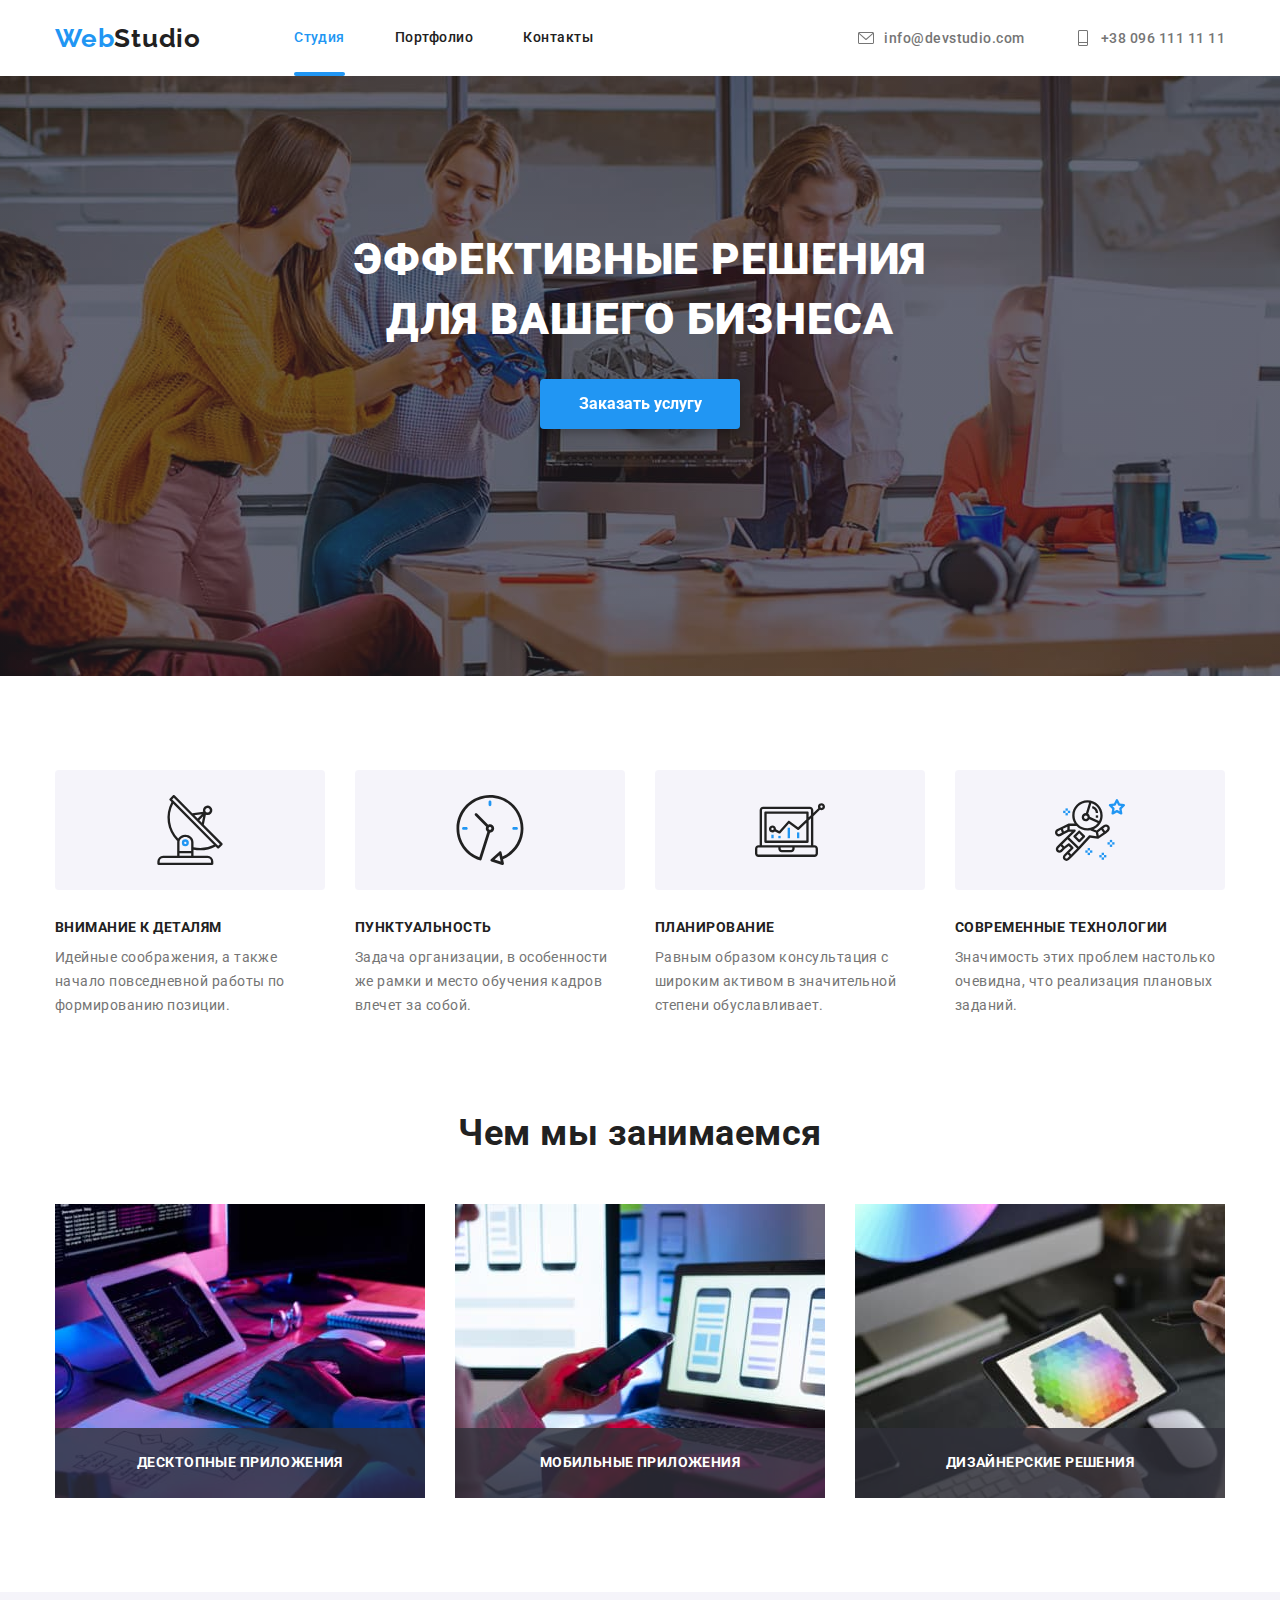
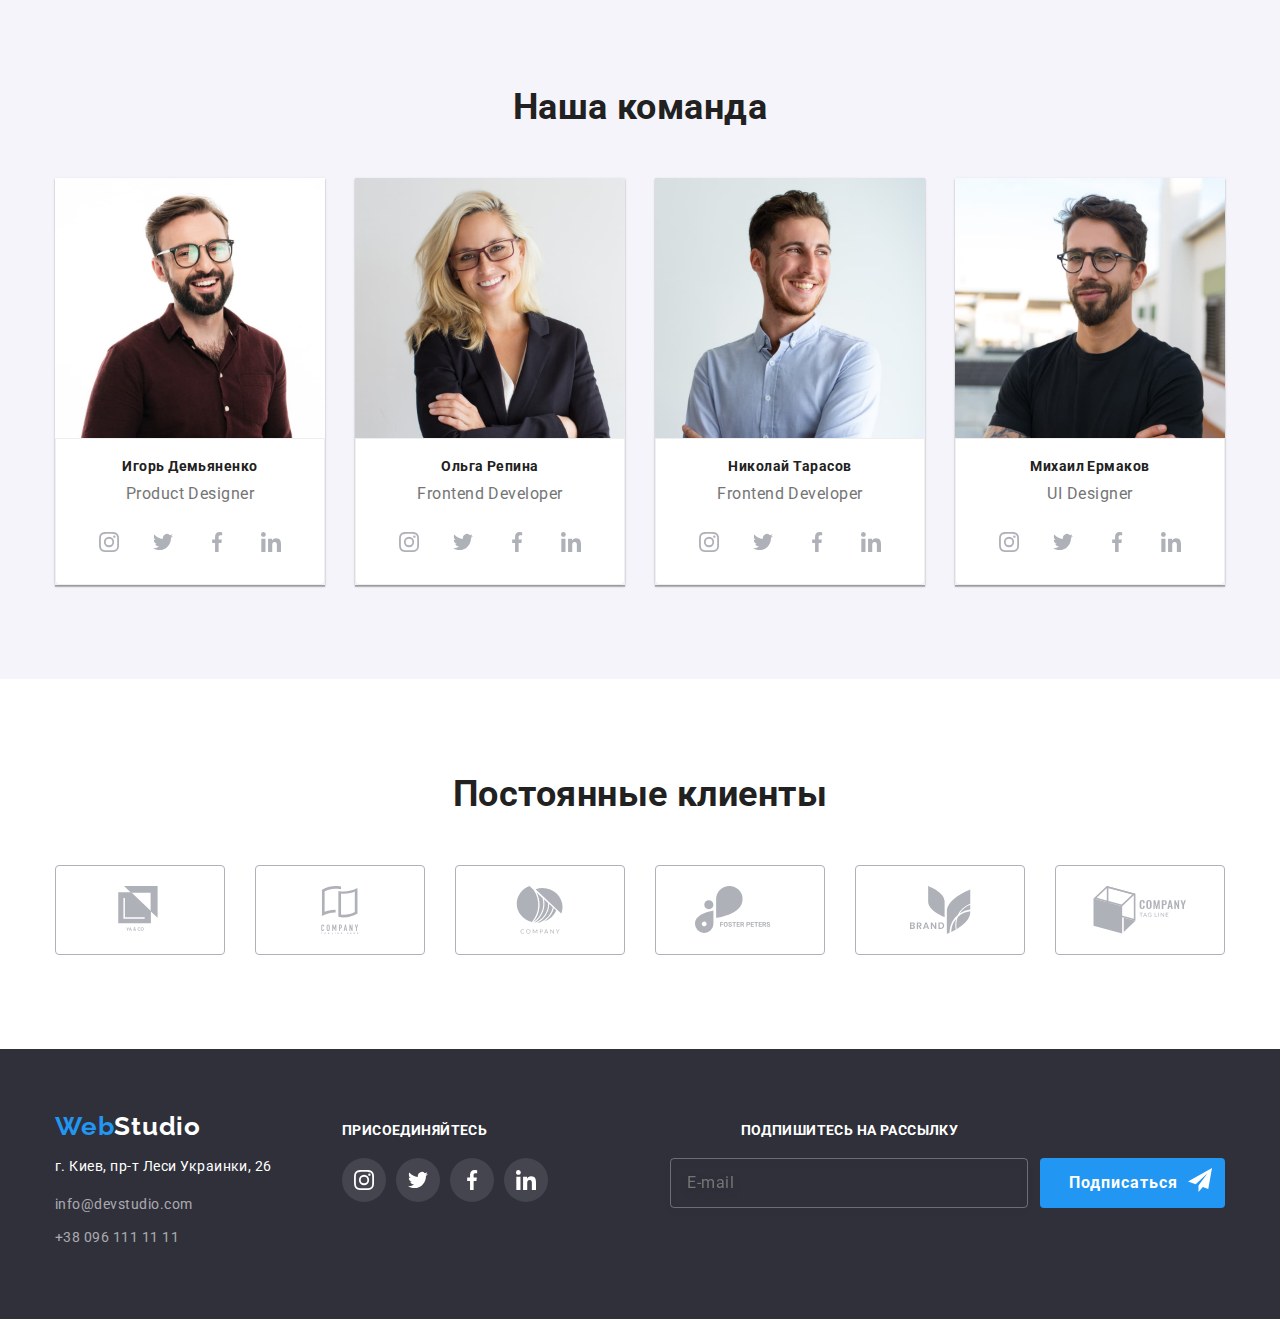
<file: index.html>
<!DOCTYPE html>
<html lang="ru">
  <head>
    <meta charset="UTF-8" />
    <meta name="viewport" content="width=device-width, initial-scale=1.0" />
    <title>Document</title>
    <link rel="preconnect" href="https://fonts.gstatic.com" />
    <link
      href="https://fonts.googleapis.com/css2?family=Raleway:wght@700&family=Roboto:wght@400;500;700;900&display=swap"
      rel="stylesheet"
    />
    <link
      rel="stylesheet"
      href="https://cdnjs.cloudflare.com/ajax/libs/modern-normalize/1.0.0/modern-normalize.min.css"
    />
    <link rel="stylesheet" href="./css/main.min.css" />
  </head>
  <body>
    <!-- Header main page -->
    <header>
      <div class="mobile-nav container">
        <a href="./index.html" class="logo"> <span>Web</span>Studio </a>
        <button
          type="button"
          class="menu-button is-open"
          aria-expanded="false"
          aria-controls="menu-container"
          data-menu-button
        >
          <svg width="21" height="21" aria-label="Переключатель мобильного меню">
            <use class="icon-close-menu" href="./img/icons/symbol-defs.svg#icon-close"></use>
            <use class="icon-burger-menu" href="./img/icons/symbol-defs.svg#icon-burger-menu"></use>
          </svg>
        </button>
        <div class="nav-mobile-content" id="menu-container" data-menu>
          <ul class="mobile-nav-elements">
            <li class="item">
              <a href="./index.html" class="link current">Студия</a>
            </li>
            <li class="item">
              <a href="./portfolio.html" class="link">Портфолио</a>
            </li>
            <li class="item"><a href="mailto:info@devstudio.com" class="link">Контакты</a></li>
          </ul>

          <ul class="mobile-address-nav">
            <li class="item">
              <a href="tel:+380961111111" class="phone"> +38 096 111 11 11 </a>
            </li>
            <li class="item">
              <a href="mailto:info@devstudio.com" class="address"> info@devstudio.com </a>
            </li>
          </ul>
          <ul class="social-links">
            <li class="item"><a href="#" class="item-link">Instagram</a></li>
            <li class="item"><a href="#" class="item-link">Twitter</a></li>
            <li class="item"><a href="#" class="item-link">Facebook</a></li>
            <li class="item"><a href="#" class="item-link">LinkedIn</a></li>
          </ul>
        </div>
      </div>
      <nav class="container main-nav">
        <a href="./index.html" class="logo"> <span>Web</span>Studio </a>

        <ul class="site-nav">
          <li class="item">
            <a href="./index.html" class="link current">Студия</a>
          </li>
          <li class="item">
            <a href="./portfolio.html" class="link">Портфолио</a>
          </li>
          <li class="item"><a href="mailto:info@devstudio.com" class="link">Контакты</a></li>
        </ul>

        <ul class="address-nav">
          <li class="item">
            <a href="mailto:info@devstudio.com" class="address">
              <svg class="icon-nav" width="16" height="12">
                <use href="./img/icons/symbol-defs.svg#icon-envelope"></use>
              </svg>
              info@devstudio.com
            </a>
          </li>
          <li class="item">
            <a href="tel:+380961111111" class="address">
              <svg class="icon-nav" width="10" height="16">
                <use href="./img/icons/symbol-defs.svg#icon-phone"></use>
              </svg>
              +38 096 111 11 11
            </a>
          </li>
        </ul>
      </nav>
    </header>
    <!-- Main -->
    <main>
      <!-- About us sections-->
      <section class="section title">
        <div class="container">
          <h1 class="hero-title">
            Эффективные решения
            <br />
            для вашего бизнеса
          </h1>
          <button type="button" class="button primary" data-modal-open>Заказать услугу</button>
        </div>
      </section>
      <section class="section container section-logo">
        <h2 class="visually-hidden">Наши качества</h2>
        <ul class="feacher-list">
          <li class="item icon-antena">
            <h3 class="section-title-secondary title-uppercase">Внимание к деталям</h3>
            <p class="section-text">Идейные соображения, а также начало повседневной работы по формированию позиции.</p>
          </li>
          <li class="item icon-clock">
            <h3 class="section-title-secondary title-uppercase">Пунктуальность</h3>
            <p class="section-text">
              Задача организации, в особенности же рамки и место обучения кадров влечет за собой.
            </p>
          </li>
          <li class="item icon-diagram">
            <h3 class="section-title-secondary title-uppercase">Планирование</h3>
            <p class="section-text">
              Равным образом консультация с широким активом в значительной степени обуславливает.
            </p>
          </li>
          <li class="item icon-astronaut">
            <h3 class="section-title-secondary title-uppercase">Современные технологии</h3>
            <p class="section-text">Значимость этих проблем настолько очевидна, что реализация плановых заданий.</p>
          </li>
        </ul>
      </section>
      <section>
        <!--class="section" -->
        <div class="container hidden-true">
          <h2 class="section-title-primary">Чем мы занимаемся</h2>
          <ul class="primary-list">
            <li class="item primary-thumb">
              <img
                srcset="./img/what-we-do/box1.jpg 1x, ./img/what-we-do/box1@2x.jpg 2x"
                src="./img/what-we-do/box1.jpg"
                alt="Ноутбук"
                width="370"
              />
              <p class="label">Десктопные приложения</p>
            </li>
            <li class="item primary-thumb">
              <img
                srcset="./img/what-we-do/box2.jpg 1x, ./img/what-we-do/box2@2x.jpg 2x"
                src="./img/what-we-do/box2.jpg"
                alt="мобильный телефон"
                width="370"
              />
              <p class="label">Мобильные приложения</p>
            </li>
            <li class="item primary-thumb">
              <img
                srcset="./img/what-we-do/box3.jpg 1x, ./img/what-we-do/box3@2x.jpg 2x"
                src="./img/what-we-do/box3.jpg"
                alt="Планшет"
                width="370"
              />
              <p class="label">Дизайнерские решения</p>
            </li>
          </ul>
        </div>
      </section>
      <section class="section team-section">
        <div class="container">
          <h2 class="section-title-primary">Наша команда</h2>
          <ul class="team-list">
            <li class="item">
              <picture>
                <source srcset="./img/team/photo1.jpg 1x, ./img/team/photo1@2x.jpg 2x" media="(min-width:1200px)" />
                <source
                  srcset="./img/team/photo1-tablet.jpg 1x, ./img/team/photo1-tablet@2x.jpg 2x"
                  media="(min-width: 768px)"
                />
                <img
                  srcset="./img/team/photo1-mobile.jpg 1x, ./img/team/photo1-mobile@2x.jpg 2x"
                  src="./img/team/photo1-mobile.jpg"
                  alt="фото члена команды"
                />
              </picture>
              <div class="card">
                <h3 class="section-title-secondary">Игорь Демьяненко</h3>
                <p class="section-team-text">Product Designer</p>
                <ul class="card-list">
                  <li class="item">
                    <a href="" class="item-card">
                      <svg class="item-icon">
                        <use href="./img/icons/symbol-defs.svg#icon-instagram"></use>
                      </svg>
                    </a>
                  </li>
                  <li class="item">
                    <a href="" class="item-card">
                      <svg class="item-icon">
                        <use href="./img/icons/symbol-defs.svg#icon-twitter"></use>
                      </svg>
                    </a>
                  </li>
                  <li class="item">
                    <a href="" class="item-card">
                      <svg class="item-icon">
                        <use href="./img/icons/symbol-defs.svg#icon-facebook"></use>
                      </svg>
                    </a>
                  </li>
                  <li class="item">
                    <a href="" class="item-card">
                      <svg class="item-icon">
                        <use href="./img/icons/symbol-defs.svg#icon-linkedin"></use>
                      </svg>
                    </a>
                  </li>
                </ul>
              </div>
            </li>
            <li class="item">
              <picture class="picture">
                <source srcset="./img/team/photo2.jpg 1x, ./img/team/photo2@2x.jpg 2x" media="(min-width: 1200px)" />
                <source
                  srcset="./img/team/photo2-tablet.jpg 1x, ./img/team/photo2-tablet@2x.jpg 2x"
                  media="(min-width: 768px)"
                />
                <img
                  srcset="./img/team/photo2-mobile.jpg 1x, ./img/team/photo2-mobile@2x.jpg 2x"
                  src="./img/team/photo2-mobile.jpg"
                  alt="фото члена команды"
                />
              </picture>
              <div class="card">
                <h3 class="section-title-secondary">Ольга Репина</h3>
                <p class="section-team-text">Frontend Developer</p>
                <ul class="card-list">
                  <li class="item">
                    <a href="" class="item-card">
                      <svg class="item-icon">
                        <use href="./img/icons/symbol-defs.svg#icon-instagram"></use>
                      </svg>
                    </a>
                  </li>
                  <li class="item">
                    <a href="" class="item-card">
                      <svg class="item-icon">
                        <use href="./img/icons/symbol-defs.svg#icon-twitter"></use>
                      </svg>
                    </a>
                  </li>
                  <li class="item">
                    <a href="" class="item-card">
                      <svg class="item-icon">
                        <use href="./img/icons/symbol-defs.svg#icon-facebook"></use>
                      </svg>
                    </a>
                  </li>
                  <li class="item">
                    <a href="" class="item-card">
                      <svg class="item-icon">
                        <use href="./img/icons/symbol-defs.svg#icon-linkedin"></use>
                      </svg>
                    </a>
                  </li>
                </ul>
              </div>
            </li>
            <li class="item">
              <picture class="picture">
                <source srcset="./img/team/photo3.jpg 1x, ./img/team/photo3@2x.jpg 2x" media="(min-width: 1200px)" />
                <source
                  srcset="./img/team/photo3-tablet.jpg 1x, ./img/team/photo3-tablet@2x.jpg 2x"
                  media="(min-width: 768px)"
                />
                <img
                  srcset="./img/team/photo3-mobile.jpg 1x, ./img/team/photo3-mobile@2x.jpg 2x"
                  src="./img/team/photo3-mobile.jpg"
                  alt="фото члена команды"
                />
              </picture>
              <div class="card">
                <h3 class="section-title-secondary">Николай Тарасов</h3>
                <p class="section-team-text">Frontend Developer</p>
                <ul class="card-list">
                  <li class="item">
                    <a href="" class="item-card">
                      <svg class="item-icon">
                        <use href="./img/icons/symbol-defs.svg#icon-instagram"></use>
                      </svg>
                    </a>
                  </li>
                  <li class="item">
                    <a href="" class="item-card">
                      <svg class="item-icon">
                        <use href="./img/icons/symbol-defs.svg#icon-twitter"></use>
                      </svg>
                    </a>
                  </li>
                  <li class="item">
                    <a href="" class="item-card">
                      <svg class="item-icon">
                        <use href="./img/icons/symbol-defs.svg#icon-facebook"></use>
                      </svg>
                    </a>
                  </li>
                  <li class="item">
                    <a href="" class="item-card">
                      <svg class="item-icon">
                        <use href="./img/icons/symbol-defs.svg#icon-linkedin"></use>
                      </svg>
                    </a>
                  </li>
                </ul>
              </div>
            </li>
            <li class="item">
              <picture class="picture">
                <source srcset="./img/team/photo4.jpg 1x, ./img/team/photo4@2x.jpg 2x" media="(min-width: 1200px)" />
                <source
                  srcset="./img/team/photo4-tablet.jpg 1x, ./img/team/photo4-tablet@2x.jpg 2x"
                  media="(min-width: 768px)"
                />

                <img
                  srcset="./img/team/photo4-mobile.jpg 1x, ./img/team/photo4-mobile@2x.jpg 2x"
                  src="./img/team/photo4-mobile.jpg"
                  alt="фото члена команды"
                />
              </picture>
              <div class="card">
                <h3 class="section-title-secondary">Михаил Ермаков</h3>
                <p class="section-team-text">UI Designer</p>
                <ul class="card-list">
                  <li class="item">
                    <a href="" class="item-card">
                      <svg class="item-icon">
                        <use href="./img/icons/symbol-defs.svg#icon-instagram"></use>
                      </svg>
                    </a>
                  </li>
                  <li class="item">
                    <a href="" class="item-card">
                      <svg class="item-icon">
                        <use href="./img/icons/symbol-defs.svg#icon-twitter"></use>
                      </svg>
                    </a>
                  </li>
                  <li class="item">
                    <a href="" class="item-card">
                      <svg class="item-icon">
                        <use href="./img/icons/symbol-defs.svg#icon-facebook"></use>
                      </svg>
                    </a>
                  </li>
                  <li class="item">
                    <a href="" class="item-card">
                      <svg class="item-icon">
                        <use href="./img/icons/symbol-defs.svg#icon-linkedin"></use>
                      </svg>
                    </a>
                  </li>
                </ul>
              </div>
            </li>
          </ul>
        </div>
      </section>

      <section class="section container section-client-logo">
        <h2 class="section-title-primary">Постоянные клиенты</h2>
        <ul class="client-logo">
          <li class="item">
            <a href="" class="item-link">
              <svg class="logo-icons" width="44.27" height="49.23">
                <use href="./img/icons/symbol-defs.svg#icon-logo-1"></use>
              </svg>
            </a>
          </li>
          <li class="item">
            <a href="" class="item-link">
              <svg class="logo-icons" width="40" height="52">
                <use href="./img/icons/symbol-defs.svg#icon-logo-2"></use>
              </svg>
            </a>
          </li>
          <li class="item">
            <a href="" class="item-link">
              <svg class="logo-icons" width="41" height="42.6">
                <use href="./img/icons/symbol-defs.svg#icon-logo-3"></use>
              </svg>
            </a>
          </li>
          <li class="item">
            <a href="" class="item-link">
              <svg class="logo-icons" width="79.66" height="42.02">
                <use href="./img/icons/symbol-defs.svg#icon-logo-4"></use>
              </svg>
            </a>
          </li>
          <li class="item">
            <a href="" class="item-link">
              <svg class="logo-icons" width="59" height="47">
                <use href="./img/icons/symbol-defs.svg#icon-logo-5"></use>
              </svg>
            </a>
          </li>
          <li class="item">
            <a href="" class="item-link">
              <svg class="logo-icons" width="88.48" height="45.44">
                <use href="./img/icons/symbol-defs.svg#icon-logo-6"></use>
              </svg>
            </a>
          </li>
        </ul>
      </section>
    </main>

    <!-- Footer -->
    <footer class="footer footer-container">
      <div class="container">
        <div class="footer-content">
          <div class="footer-tablet">
            <address class="footer-address">
              <a href="https://goo.gl/maps/TNhpPpV4GZ15vKTPA" target="_blank" class="logo footer-logo">
                <span>Web</span>Studio
              </a>
              <p class="footer-phone">г. Киев, пр-т Леси Украинки, 26</p>

              <a href="mailto:info@devstudio.com" class="footer-mail"> info@devstudio.com </a>
              <a href="tel:+380961111111" class="footer-tel">+38 096 111 11 11</a>
            </address>

            <div class="link-footer">
              <p class="link-header">присоединяйтесь</p>
              <ul class="card-list">
                <li class="item">
                  <a href="" class="footer-card">
                    <svg class="footer-icon">
                      <use href="./img/icons/symbol-defs.svg#icon-instagram"></use>
                    </svg>
                  </a>
                </li>
                <li class="item">
                  <a href="" class="footer-card">
                    <svg class="footer-icon">
                      <use href="./img/icons/symbol-defs.svg#icon-twitter"></use>
                    </svg>
                  </a>
                </li>
                <li class="item">
                  <a href="" class="footer-card">
                    <svg class="footer-icon">
                      <use href="./img/icons/symbol-defs.svg#icon-facebook"></use>
                    </svg>
                  </a>
                </li>
                <li class="item">
                  <a href="" class="footer-card">
                    <svg class="footer-icon">
                      <use href="./img/icons/symbol-defs.svg#icon-linkedin"></use>
                    </svg>
                  </a>
                </li>
              </ul>
            </div>
          </div>
          <form action="#" class="footer-form">
            <div class="form-field">
              <label for="email" class="form-label">Подпишитесь на рассылку</label>

              <input type="email" name="email" id="email" placeholder="E-mail" class="form-input" />
            </div>
            <button type="submit" class="button footer-form-button">Подписаться</button>
          </form>
        </div>
      </div>
    </footer>
    <div class="backdrop is-hidden" data-modal>
      <div class="modal">
        <button class="icon-wrapper" data-modal-close>
          <svg class="modal-close-button">
            <use href="./img/icons/symbol-defs.svg#icon-close"></use>
          </svg>
        </button>
        <form action="#">
          <div role="group" class="modal-form">
            <b class="modal-form-title">Оставьте свои данные, мы вам перезвоним</b>
            <div class="modal-form-field">
              <label for="name" class="modal-label">Имя</label>
              <input type="text" name="username" id="name" class="modal-input" placeholder=" " />
              <svg class="modal-icon" width="12" height="12">
                <use href="./img/icons/symbol-defs.svg#icon-modal-person"></use>
              </svg>
            </div>
            <div class="modal-form-field">
              <label for="tel" class="modal-label">Телефон </label>

              <input type="tel" name="usertel" id="tel" class="modal-input" placeholder=" " />
              <svg class="modal-icon" width="13" height="13">
                <use href="./img/icons/symbol-defs.svg#icon-modal-phone"></use>
              </svg>
            </div>
            <div class="modal-form-field">
              <label for="user_email" class="modal-label">Почта </label>

              <input type="email" name="email" id="user_email" class="modal-input" placeholder=" " />
              <svg class="modal-icon" width="15" height="12">
                <use href="./img/icons/symbol-defs.svg#icon-modal-envelope"></use>
              </svg>
            </div>
            <div class="modal-form-field">
              <label for="feedback" class="modal-label">Комментарий</label>
              <textarea name="feedback" id="feedback" placeholder="Введите текст" class="textarea-input"></textarea>
            </div>

            <div class="modal-form-checkbox">
              <label class="checkbox-label">
                <input type="checkbox" name="hobby" value="reading" class="checkbox" />
                <span>Соглашаюсь с рассылкой и принимаю <a href="" class="contract">Условия договора</a></span>
                <svg class="checkbox-icon" width="15" height="12">
                  <use href="./img/icons/symbol-defs.svg#icon-check"></use>
                </svg>
              </label>
            </div>
          </div>
          <button type="submit" class="button form-button">Отправить</button>
        </form>
      </div>
    </div>
    <script src="./js/modal.js">
      (() => { document.querySelector('.js-speaker-form').addEventListener('submit', e => { e.preventDefault(); new
      FormData(e.currentTarget).forEach((value, name) => console.log(`${name}: ${value}`), ); }); })();
    </script>
    <script src="./js/menu.js"></script>
  </body>
</html>
</file>
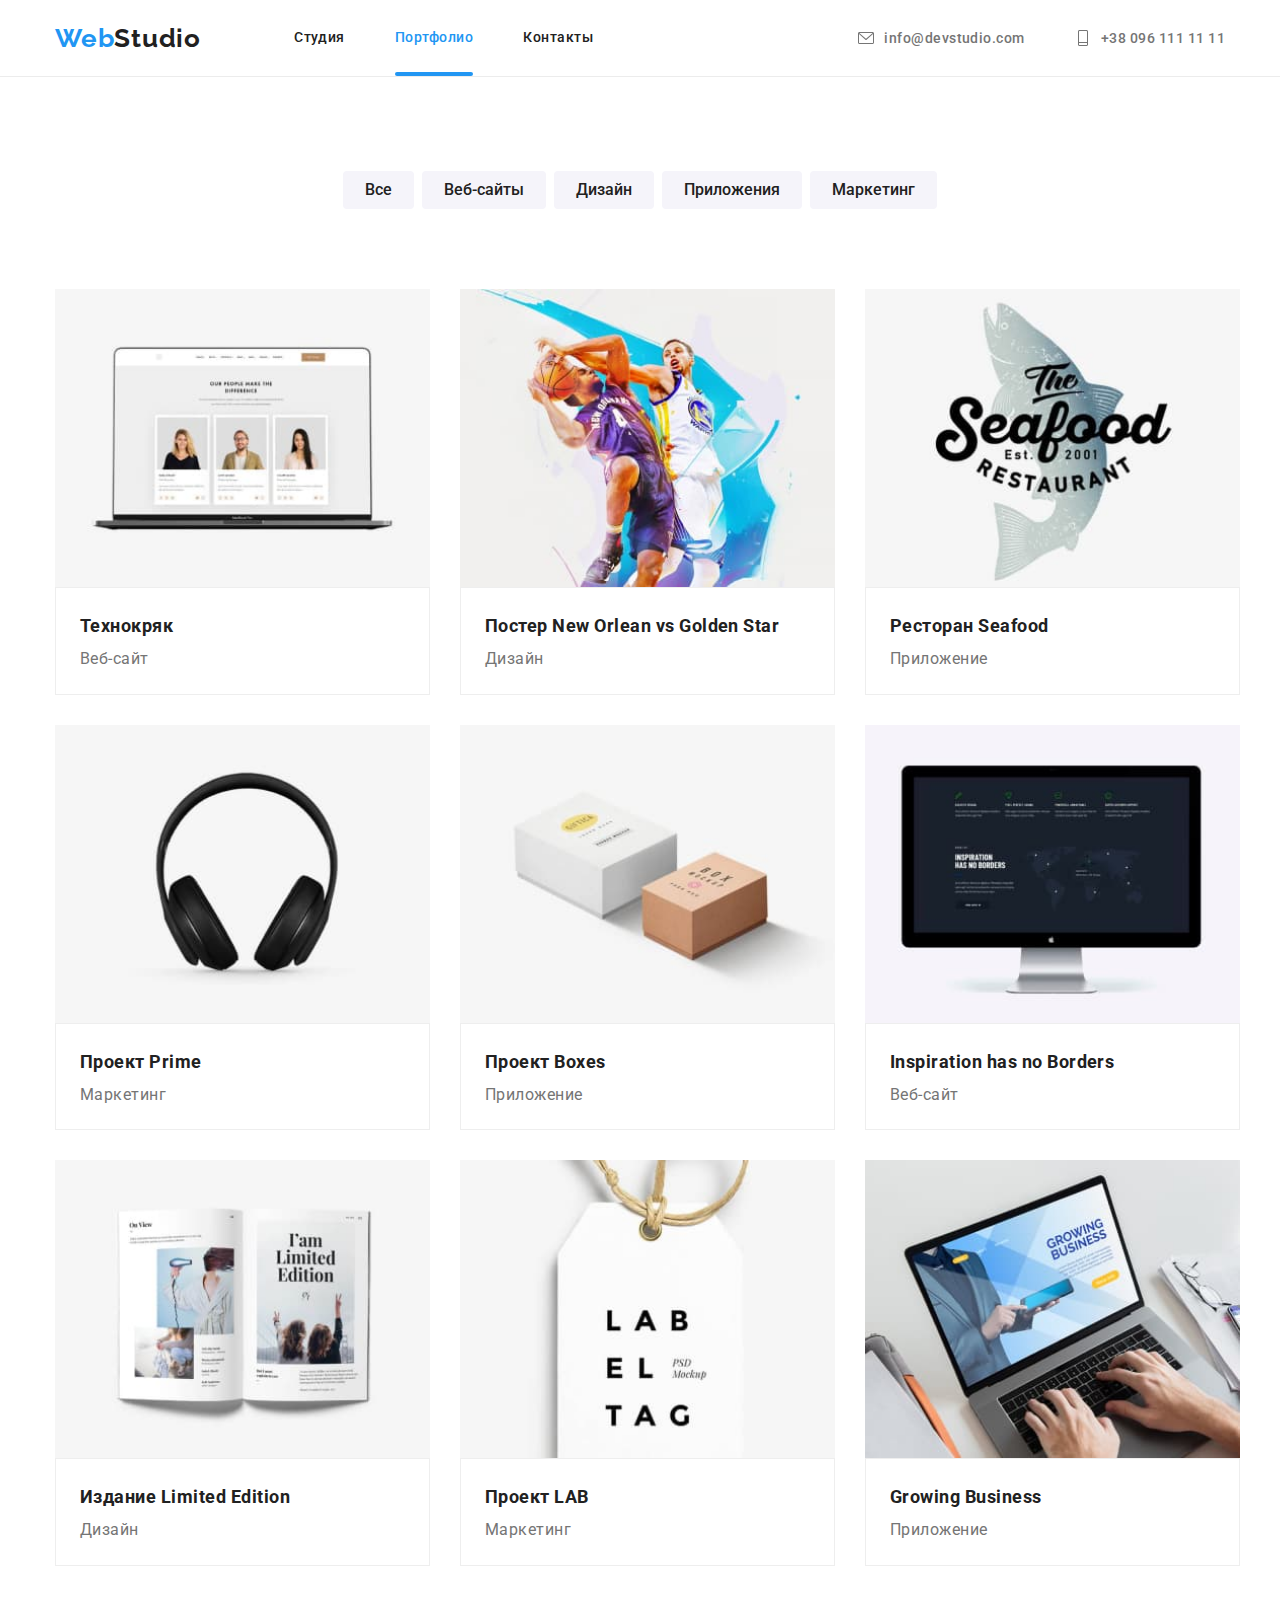
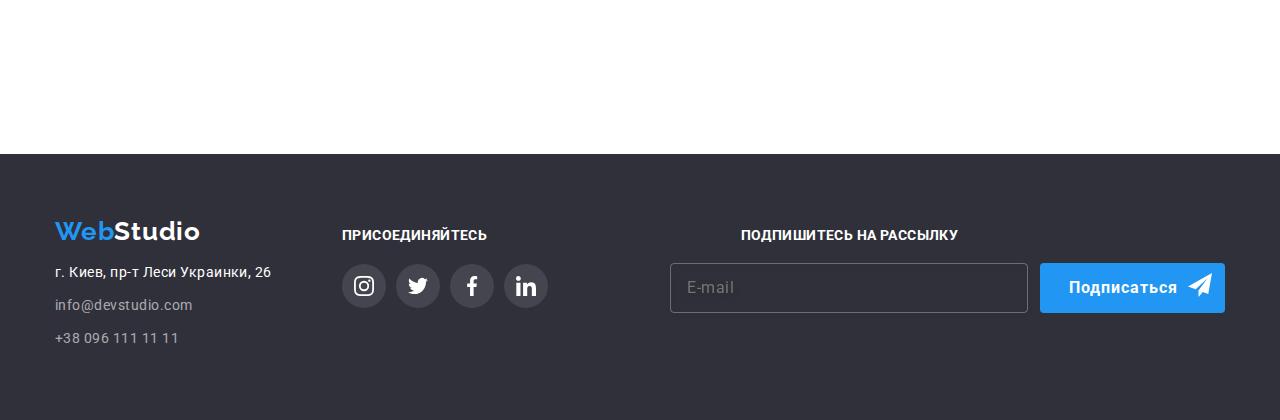
<file: portfolio.html>
<!DOCTYPE html>
<html lang="ru">
  <head>
    <meta charset="UTF-8" />
    <meta name="viewport" content="width=device-width, initial-scale=1.0" />
    <title>Document</title>
    <link rel="preconnect" href="https://fonts.gstatic.com" />
    <link
      href="https://fonts.googleapis.com/css2?family=Raleway:wght@700&family=Roboto:wght@400;500;700;900&display=swap"
      rel="stylesheet"
    />
    <link
      rel="stylesheet"
      href="https://cdnjs.cloudflare.com/ajax/libs/modern-normalize/1.0.0/modern-normalize.min.css"
    />
    <link rel="stylesheet" href="./css/main.min.css" />
  </head>
  <body>
    <!-- Portfolio -->
    <!-- Portfolio header -->
    <header class="portfolio-border">
      <div class="mobile-nav container">
        <a href="./index.html" class="logo"> <span>Web</span>Studio </a>
        <button
          type="button"
          class="menu-button is-open"
          aria-expanded="false"
          aria-controls="menu-container"
          data-menu-button
        >
          <svg width="21" height="21" aria-label="Переключатель мобильного меню">
            <use class="icon-close-menu" href="./img/icons/symbol-defs.svg#icon-close"></use>
            <use class="icon-burger-menu" href="./img/icons/symbol-defs.svg#icon-burger-menu"></use>
          </svg>
        </button>
        <div class="nav-mobile-content" id="menu-container" data-menu>
          <ul class="mobile-nav-elements">
            <li class="item">
              <a href="./index.html" class="link">Студия</a>
            </li>
            <li class="item">
              <a href="./portfolio.html" class="link current">Портфолио</a>
            </li>
            <li class="item">
              <a href="mailto:info@devstudio.com" class="link">Контакты</a>
            </li>
          </ul>

          <ul class="mobile-address-nav">
            <li class="item">
              <a href="tel:+380961111111" class="phone"> +38 096 111 11 11 </a>
            </li>
            <li class="item">
              <a href="mailto:info@devstudio.com" class="address"> info@devstudio.com </a>
            </li>
          </ul>
          <ul class="social-links">
            <li class="item"><a href="#" class="item-link">Instagram</a></li>
            <li class="item"><a href="#" class="item-link">Twitter</a></li>
            <li class="item"><a href="#" class="item-link">Facebook</a></li>
            <li class="item"><a href="#" class="item-link">LinkedIn</a></li>
          </ul>
        </div>
      </div>
      <nav class="container main-nav">
        <a href="./index.html" class="logo"> <span>Web</span>Studio </a>

        <ul class="site-nav">
          <li class="item">
            <a href="./index.html" class="link">Студия</a>
          </li>
          <li class="item">
            <a href="./portfolio.html" class="link current">Портфолио</a>
          </li>
          <li class="item"><a href="mailto:info@devstudio.com" class="link">Контакты</a></li>
        </ul>

        <ul class="address-nav">
          <li class="item">
            <a href="mailto:info@devstudio.com" class="address">
              <svg class="icon-nav" width="16" height="12">
                <use href="./img/icons/symbol-defs.svg#icon-envelope"></use>
              </svg>
              info@devstudio.com
            </a>
          </li>
          <li class="item">
            <a href="tel:+380961111111" class="address">
              <svg class="icon-nav" width="10" height="16">
                <use href="./img/icons/symbol-defs.svg#icon-phone"></use>
              </svg>
              +38 096 111 11 11
            </a>
          </li>
        </ul>
      </nav>
    </header>
    <main>
      <!--  Portfolio section -->
      <section class="section portfolio-section">
        <div class="container">
          <h2 class="visually-hidden">Примеры работ</h2>
          <ul class="portfolio-button">
            <li class="item">
              <button type="button" class="button secondary">Все</button>
            </li>
            <li class="item">
              <button type="button" class="button secondary">Веб-сайты</button>
            </li>
            <li class="item">
              <button type="button" class="button secondary">Дизайн</button>
            </li>
            <li class="item">
              <button type="button" class="button secondary">Приложения</button>
            </li>
            <li class="item">
              <button type="button" class="button secondary">Маркетинг</button>
            </li>
          </ul>
          <ul class="portfolio-list">
            <li class="item">
              <a href="" class="portfolio-list-actions">
                <div class="product-thumb">
                  <div class="overlay">
                    <p>
                      Технокряк это современная площадка распространения коронавируса. Компании используют эту платформу
                      для цифрового шпионажа и атак на защищённые сервера конкурентов.
                    </p>
                  </div>
                  <picture>
                    <source
                      srcset="./img/portfolio/img1.jpg 1x, ./img/portfolio/img1@2x.jpg 2x"
                      media="(min-width:1200px)"
                    />

                    <source
                      srcset="./img/portfolio/img1-tablet.jpg 1x, ./img/portfolio/img1-tablet@2x.jpg 2x"
                      media="(min-width:768px)"
                    />
                    <img
                      srcset="./img/portfolio/img1-mobile.jpg 1x, ./img/portfolio/img1-mobile@2x.jpg 2x"
                      src="./img/portfolio/img1-mobile.jpg"
                      alt="Веб-сайт"
                    />
                  </picture>
                </div>
                <div class="card">
                  <h3 class="section-title-portfolio">Технокряк</h3>
                  <p class="section-portfolio-text">Веб-сайт</p>
                </div>
              </a>
            </li>
            <li class="item">
              <a href="" class="portfolio-list-actions">
                <div class="product-thumb">
                  <div class="overlay">
                    <p>
                      Технокряк это современная площадка распространения коронавируса. Компании используют эту платформу
                      для цифрового шпионажа и атак на защищённые сервера конкурентов.
                    </p>
                  </div>
                  <picture>
                    <source
                      srcset="./img/portfolio/img2.jpg 1x, ./img/portfolio/img2@2x.jpg 2x"
                      media="(min-width:1200px)"
                    />

                    <source
                      srcset="./img/portfolio/img2-tablet.jpg 1x, ./img/portfolio/img2-tablet@2x.jpg 2x"
                      media="(min-width:768px)"
                    />
                    <img
                      srcset="./img/portfolio/img2-mobile.jpg 1x, ./img/portfolio/img2-mobile@2x.jpg 2x"
                      src="./img/portfolio/img2-mobile.jpg"
                      alt="Постер New Orlean vs Golden Star"
                    />
                  </picture>
                </div>
                <div class="card">
                  <h3 class="section-title-portfolio">Постер New Orlean vs Golden Star</h3>
                  <p class="section-portfolio-text">Дизайн</p>
                </div>
              </a>
            </li>
            <li class="item">
              <a href="" class="portfolio-list-actions">
                <div class="product-thumb">
                  <div class="overlay">
                    <p>
                      Технокряк это современная площадка распространения коронавируса. Компании используют эту платформу
                      для цифрового шпионажа и атак на защищённые сервера конкурентов.
                    </p>
                  </div>
                  <picture>
                    <source
                      srcset="./img/portfolio/img3.jpg 1x, ./img/portfolio/img3@2x.jpg 2x"
                      media="(min-width:1200px)"
                    />

                    <source
                      srcset="./img/portfolio/img3-tablet.jpg 1x, ./img/portfolio/img3-tablet@2x.jpg 2x"
                      media="(min-width:768px)"
                    />
                    <img
                      srcset="./img/portfolio/img3-mobile.jpg 1x, ./img/portfolio/img3-mobile@2x.jpg 2x"
                      src="./img/portfolio/img3-mobile.jpg"
                      alt="Ресторан Seafood"
                    />
                  </picture>
                </div>
                <div class="card">
                  <h3 class="section-title-portfolio">Ресторан Seafood</h3>
                  <p class="section-portfolio-text">Приложение</p>
                </div>
              </a>
            </li>
            <li class="item">
              <a href="" class="portfolio-list-actions">
                <div class="product-thumb">
                  <div class="overlay">
                    <p>
                      Технокряк это современная площадка распространения коронавируса. Компании используют эту платформу
                      для цифрового шпионажа и атак на защищённые сервера конкурентов.
                    </p>
                  </div>
                  <picture>
                    <source
                      srcset="./img/portfolio/img4.jpg 1x, ./img/portfolio/img4@2x.jpg 2x"
                      media="(min-width:1200px)"
                    />

                    <source
                      srcset="./img/portfolio/img4-tablet.jpg 1x, ./img/portfolio/img4-tablet@2x.jpg 2x"
                      media="(min-width:768px)"
                    />
                    <img
                      srcset="./img/portfolio/img4-mobile.jpg 1x, ./img/portfolio/img4-mobile@2x.jpg 2x"
                      src="./img/portfolio/img4-mobile.jpg"
                      alt="Наушники"
                    />
                  </picture>
                </div>
                <div class="card">
                  <h3 class="section-title-portfolio">Проект Prime</h3>
                  <p class="section-portfolio-text">Маркетинг</p>
                </div>
              </a>
            </li>
            <li class="item">
              <a href="" class="portfolio-list-actions">
                <div class="product-thumb">
                  <div class="overlay">
                    <p>
                      Технокряк это современная площадка распространения коронавируса. Компании используют эту платформу
                      для цифрового шпионажа и атак на защищённые сервера конкурентов.
                    </p>
                  </div>
                  <picture>
                    <source
                      srcset="./img/portfolio/img5.jpg 1x, ./img/portfolio/img5@2x.jpg 2x"
                      media="(min-width:1200px)"
                    />

                    <source
                      srcset="./img/portfolio/img5-tablet.jpg 1x, ./img/portfolio/img5-tablet@2x.jpg 2x"
                      media="(min-width:768px)"
                    />

                    <img
                      srcset="./img/portfolio/img5-mobile.jpg 1x, ./img/portfolio/img5-mobile@2x.jpg 2x"
                      src="./img/portfolio/img5-mobile.jpg"
                      alt="Коробки"
                    />
                  </picture>
                </div>
                <div class="card">
                  <h3 class="section-title-portfolio">Проект Boxes</h3>
                  <p class="section-portfolio-text">Приложение</p>
                </div>
              </a>
            </li>
            <li class="item">
              <a href="" class="portfolio-list-actions">
                <div class="product-thumb">
                  <div class="overlay">
                    <p>
                      Технокряк это современная площадка распространения коронавируса. Компании используют эту платформу
                      для цифрового шпионажа и атак на защищённые сервера конкурентов.
                    </p>
                  </div>
                  <picture>
                    <source
                      srcset="./img/portfolio/img6.jpg 1x, ./img/portfolio/img6@2x.jpg 2x"
                      media="(min-width:1200px)"
                    />

                    <source
                      srcset="./img/portfolio/img6-tablet.jpg 1x, ./img/portfolio/img6-tablet@2x.jpg 2x"
                      media="(min-width:768px)"
                    />

                    <img
                      srcset="./img/portfolio/img6-mobile.jpg 1x, ./img/portfolio/img6-mobile@2x.jpg 2x"
                      src="./img/portfolio/img6-mobile.jpg"
                      alt="Веб-сайт"
                    />
                  </picture>
                </div>
                <div class="card">
                  <h3 class="section-title-portfolio">Inspiration has no Borders</h3>
                  <p class="section-portfolio-text">Веб-сайт</p>
                </div>
              </a>
            </li>
            <li class="item">
              <a href="" class="portfolio-list-actions">
                <div class="product-thumb">
                  <div class="overlay">
                    <p>
                      Технокряк это современная площадка распространения коронавируса. Компании используют эту платформу
                      для цифрового шпионажа и атак на защищённые сервера конкурентов.
                    </p>
                  </div>
                  <picture>
                    <source
                      srcset="./img/portfolio/img7.jpg 1x, ./img/portfolio/img7@2x.jpg 2x"
                      media="(min-width:1200px)"
                    />

                    <source
                      srcset="./img/portfolio/img7-tablet.jpg 1x, ./img/portfolio/img7-tablet@2x.jpg 2x"
                      media="(min-width:768px)"
                    />
                    <img
                      srcset="./img/portfolio/img7-mobile.jpg 1x, ./img/portfolio/img7-mobile@2x.jpg 2x"
                      src="./img/portfolio/img7-mobile.jpg"
                      alt="Книга"
                    />
                  </picture>
                </div>
                <div class="card">
                  <h3 class="section-title-portfolio">Издание Limited Edition</h3>
                  <p class="section-portfolio-text">Дизайн</p>
                </div>
              </a>
            </li>
            <li class="item">
              <a href="" class="portfolio-list-actions">
                <div class="product-thumb">
                  <div class="overlay">
                    <p>
                      Технокряк это современная площадка распространения коронавируса. Компании используют эту платформу
                      для цифрового шпионажа и атак на защищённые сервера конкурентов.
                    </p>
                  </div>
                  <picture>
                    <source
                      srcset="./img/portfolio/img8.jpg 1x, ./img/portfolio/img8@2x.jpg 2x"
                      media="(min-width:1200px)"
                    />

                    <source
                      srcset="./img/portfolio/img8-tablet.jpg 1x, ./img/portfolio/img8-tablet@2x.jpg 2x"
                      media="(min-width:768px)"
                    />

                    <img
                      srcset="./img/portfolio/img8-mobile.jpg 1x, ./img/portfolio/img8-mobile@2x.jpg 2x"
                      src="./img/portfolio/img8-mobile.jpg"
                      alt="Лейбл"
                    />
                  </picture>
                </div>
                <div class="card">
                  <h3 class="section-title-portfolio">Проект LAB</h3>
                  <p class="section-portfolio-text">Маркетинг</p>
                </div>
              </a>
            </li>
            <li class="item">
              <a href="" class="portfolio-list-actions">
                <div class="product-thumb">
                  <div class="overlay">
                    <p>
                      Технокряк это современная площадка распространения коронавируса. Компании используют эту платформу
                      для цифрового шпионажа и атак на защищённые сервера конкурентов.
                    </p>
                  </div>
                  <picture>
                    <source
                      srcset="./img/portfolio/img9.jpg 1x, ./img/portfolio/img9@2x.jpg 2x"
                      media="(min-width:1200px)"
                    />

                    <source
                      srcset="./img/portfolio/img9-tablet.jpg 1x, ./img/portfolio/img9-tablet@2x.jpg 2x"
                      media="(min-width:768px)"
                    />
                    <img
                      srcset="./img/portfolio/img9-mobile.jpg 1x, ./img/portfolio/img9-mobile@2x.jpg 2x"
                      src="./img/portfolio/img9-mobile.jpg"
                      alt="Приложение"
                    />
                  </picture>
                </div>
                <div class="card">
                  <h3 class="section-title-portfolio">Growing Business</h3>
                  <p class="section-portfolio-text">Приложение</p>
                </div>
              </a>
            </li>
          </ul>
        </div>
      </section>
    </main>

    <!-- Portfolio footer -->
    <footer class="footer footer-container">
      <div class="container">
        <div class="footer-content">
          <div class="footer-tablet">
            <address class="footer-address">
              <a href="https://goo.gl/maps/TNhpPpV4GZ15vKTPA" target="_blank" class="logo footer-logo">
                <span>Web</span>Studio
              </a>
              <p class="footer-address">г. Киев, пр-т Леси Украинки, 26</p>

              <a href="mailto:info@devstudio.com" class="footer-mail"> info@devstudio.com </a>
              <a href="tel:+380961111111" class="footer-tel">+38 096 111 11 11</a>
            </address>

            <div class="link-footer">
              <p class="link-header">присоединяйтесь</p>
              <ul class="card-list">
                <li class="item">
                  <a href="" class="footer-card">
                    <svg class="footer-icon">
                      <use href="./img/icons/symbol-defs.svg#icon-instagram"></use>
                    </svg>
                  </a>
                </li>
                <li class="item">
                  <a href="" class="footer-card">
                    <svg class="footer-icon">
                      <use href="./img/icons/symbol-defs.svg#icon-twitter"></use>
                    </svg>
                  </a>
                </li>
                <li class="item">
                  <a href="" class="footer-card">
                    <svg class="footer-icon">
                      <use href="./img/icons/symbol-defs.svg#icon-facebook"></use>
                    </svg>
                  </a>
                </li>
                <li class="item">
                  <a href="" class="footer-card">
                    <svg class="footer-icon">
                      <use href="./img/icons/symbol-defs.svg#icon-linkedin"></use>
                    </svg>
                  </a>
                </li>
              </ul>
            </div>
          </div>
          <form action="#" class="footer-form">
            <div class="form-field">
              <label for="email" class="form-label">Подпишитесь на рассылку</label>

              <input type="email" name="email" id="email" placeholder="E-mail" class="form-input" />
            </div>
            <button type="submit" class="button footer-form-button">Подписаться</button>
          </form>
        </div>
      </div>
    </footer>
    <script src="./js/modal.js"></script>
    <script src="./js/menu.js"></script>
  </body>
</html>
</file>
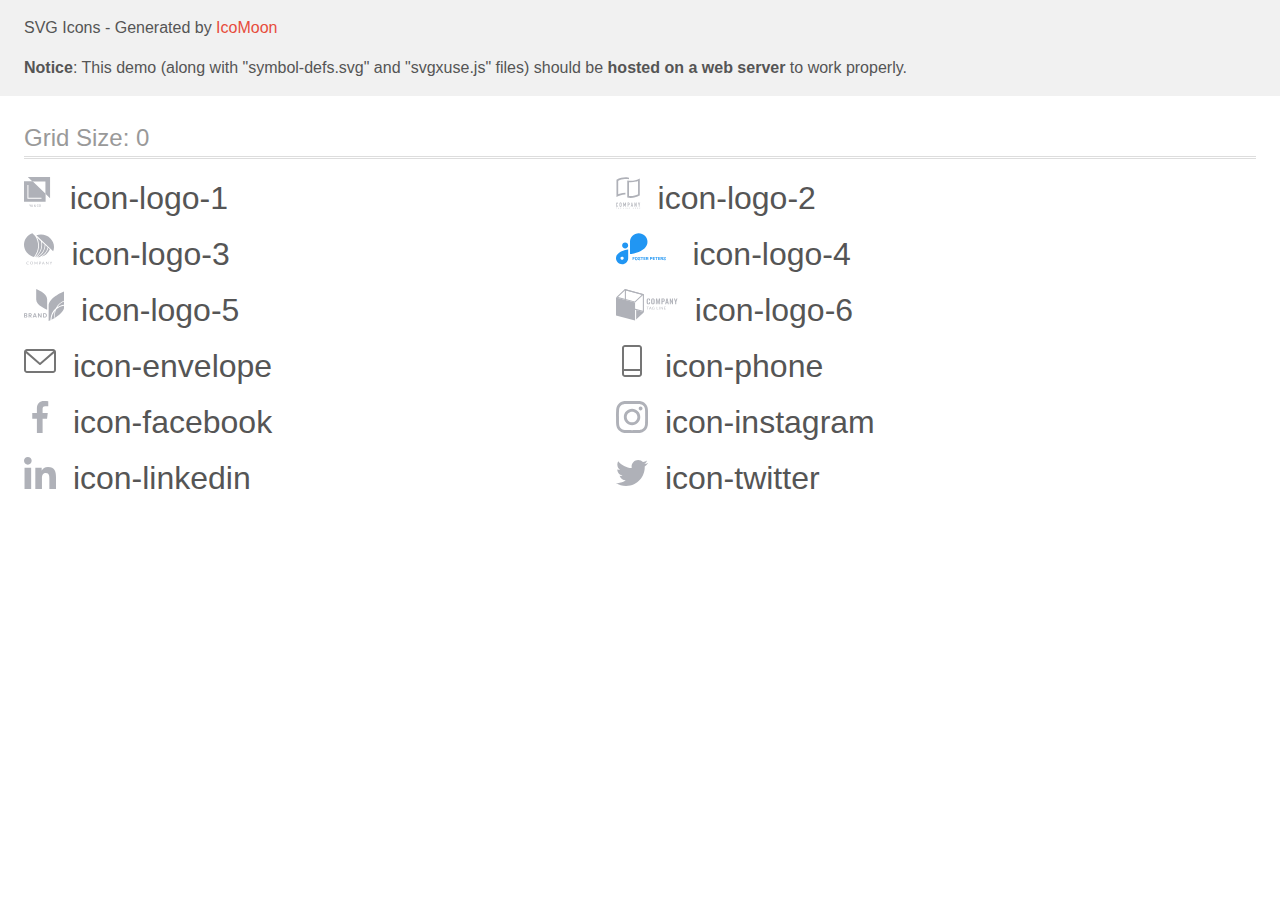
<file: img/icons/icomoon/demo-external-svg.html>
<!doctype html>
<html>
<head>
    <title>IcoMoon - SVG Icons</title>
    <meta charset="utf-8">
    <meta name="viewport" content="width=device-width, initial-scale=1">
    <link rel="stylesheet" href="demo-files/demo.css">
    <link rel="stylesheet" href="style.css">
</head>
<body>
<header class="bgc1 clearfix">
<div class="mhl">
    <p>SVG Icons - Generated by <a href="https://icomoon.io/app">IcoMoon</a></p><p><strong>Notice</strong>: This demo (along with "symbol-defs.svg" and "svgxuse.js" files) should be <b>hosted on a web server</b> to work properly.</p>
</div>
</header>
    <div class="clearfix mhl ptl">
        <h1 class="mvm mtn fgc1">Grid Size: 0</h1>
        <div class="glyph fs1">
            <div class="clearfix pbs">
                <svg class="icon icon-logo-1"><use xlink:href="symbol-defs.svg#icon-logo-1"></use></svg><span class="name"> icon-logo-1</span>
            </div>
        </div>
        <div class="glyph fs1">
            <div class="clearfix pbs">
                <svg class="icon icon-logo-2"><use xlink:href="symbol-defs.svg#icon-logo-2"></use></svg><span class="name"> icon-logo-2</span>
            </div>
        </div>
        <div class="glyph fs1">
            <div class="clearfix pbs">
                <svg class="icon icon-logo-3"><use xlink:href="symbol-defs.svg#icon-logo-3"></use></svg><span class="name"> icon-logo-3</span>
            </div>
        </div>
        <div class="glyph fs1">
            <div class="clearfix pbs">
                <svg class="icon icon-logo-4"><use xlink:href="symbol-defs.svg#icon-logo-4"></use></svg><span class="name"> icon-logo-4</span>
            </div>
        </div>
        <div class="glyph fs1">
            <div class="clearfix pbs">
                <svg class="icon icon-logo-5"><use xlink:href="symbol-defs.svg#icon-logo-5"></use></svg><span class="name"> icon-logo-5</span>
            </div>
        </div>
        <div class="glyph fs1">
            <div class="clearfix pbs">
                <svg class="icon icon-logo-6"><use xlink:href="symbol-defs.svg#icon-logo-6"></use></svg><span class="name"> icon-logo-6</span>
            </div>
        </div>
        <div class="glyph fs1">
            <div class="clearfix pbs">
                <svg class="icon icon-envelope"><use xlink:href="symbol-defs.svg#icon-envelope"></use></svg><span class="name"> icon-envelope</span>
            </div>
        </div>
        <div class="glyph fs1">
            <div class="clearfix pbs">
                <svg class="icon icon-phone"><use xlink:href="symbol-defs.svg#icon-phone"></use></svg><span class="name"> icon-phone</span>
            </div>
        </div>
        <div class="glyph fs1">
            <div class="clearfix pbs">
                <svg class="icon icon-facebook"><use xlink:href="symbol-defs.svg#icon-facebook"></use></svg><span class="name"> icon-facebook</span>
            </div>
        </div>
        <div class="glyph fs1">
            <div class="clearfix pbs">
                <svg class="icon icon-instagram"><use xlink:href="symbol-defs.svg#icon-instagram"></use></svg><span class="name"> icon-instagram</span>
            </div>
        </div>
        <div class="glyph fs1">
            <div class="clearfix pbs">
                <svg class="icon icon-linkedin"><use xlink:href="symbol-defs.svg#icon-linkedin"></use></svg><span class="name"> icon-linkedin</span>
            </div>
        </div>
        <div class="glyph fs1">
            <div class="clearfix pbs">
                <svg class="icon icon-twitter"><use xlink:href="symbol-defs.svg#icon-twitter"></use></svg><span class="name"> icon-twitter</span>
            </div>
        </div>
  </div>
<script defer src="svgxuse.js"></script>
</body>
</html>
</file>
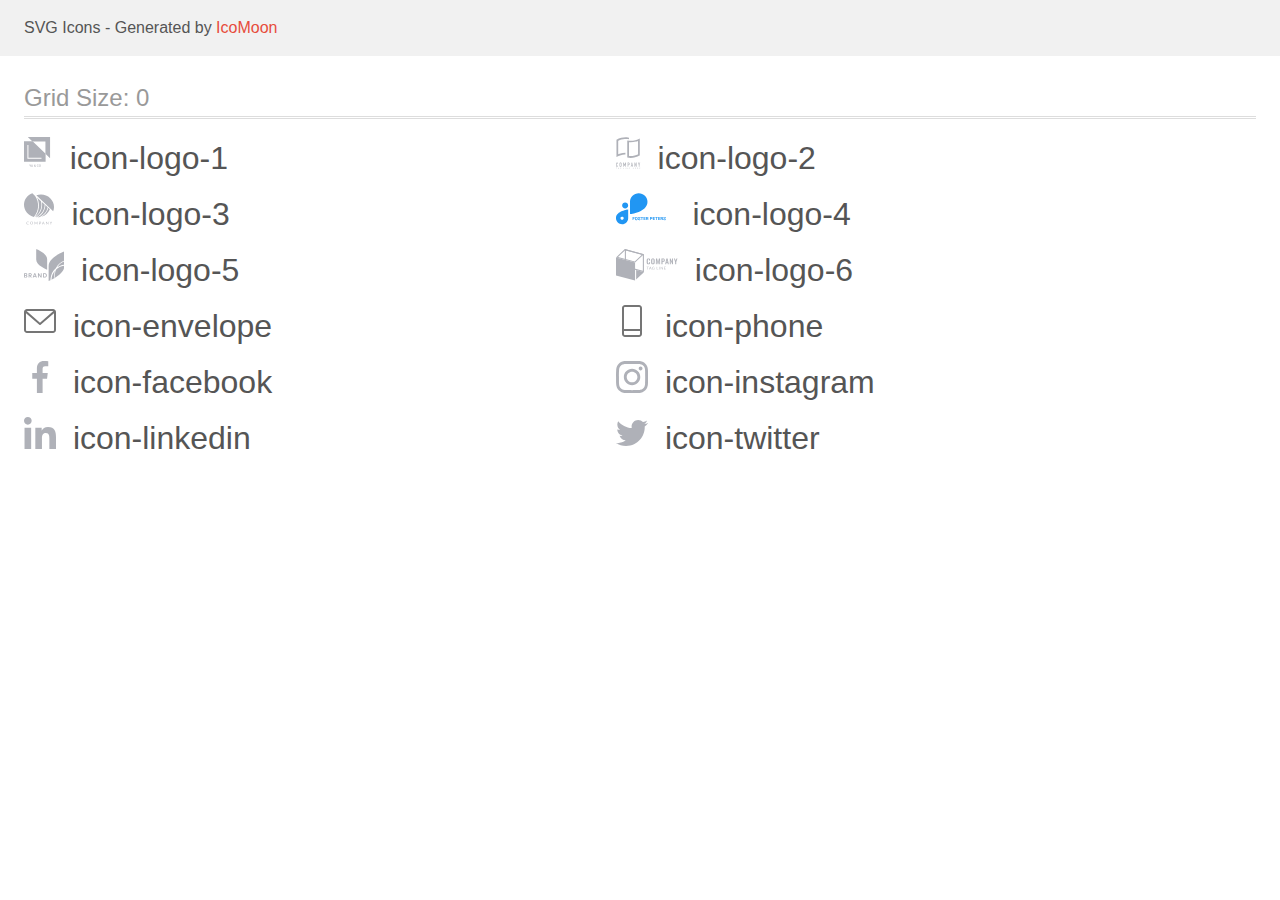
<file: img/icons/icomoon/demo.html>
<!doctype html>
<html>
<head>
    <title>IcoMoon - SVG Icons</title>
    <meta charset="utf-8">
    <meta name="viewport" content="width=device-width, initial-scale=1">
    <link rel="stylesheet" href="demo-files/demo.css">
    <link rel="stylesheet" href="style.css">
</head>
<body>
<svg aria-hidden="true" style="position: absolute; width: 0; height: 0; overflow: hidden;" version="1.1" xmlns="http://www.w3.org/2000/svg" xmlns:xlink="http://www.w3.org/1999/xlink">
<defs>
<symbol id="icon-logo-1" viewBox="0 0 29 32">
<path fill="#afb1b8" style="fill: var(--color1, #afb1b8)" d="M3.84 0l4.677 4.428h13.046v12.351l4.677 4.428v-21.206h-22.4z"></path>
<path fill="#afb1b8" style="fill: var(--color1, #afb1b8)" d="M0 4.241v20.6h21.76v-8.188l-13.105-12.407-8.655-0.005zM17.615 21.828h-14.172v-13.855h1.002v12.917h13.17v0.938zM6.266 28.662l0.524-1.078h0.438l-0.764 1.437v0.838h-0.397v-0.838l-0.764-1.437h0.439l0.524 1.078zM8.513 29.329h-0.881l-0.184 0.53h-0.411l0.859-2.275h0.355l0.861 2.275h-0.413l-0.186-0.53zM7.743 29.010h0.659l-0.33-0.944-0.33 0.944zM10.071 29.244c0-0.105 0.029-0.202 0.086-0.289 0.058-0.089 0.17-0.193 0.339-0.314-0.069-0.083-0.131-0.176-0.182-0.276l-0.004-0.008c-0.031-0.066-0.050-0.144-0.052-0.226v-0c0-0.179 0.054-0.319 0.163-0.422s0.254-0.156 0.437-0.156c0.166 0 0.301 0.049 0.406 0.147 0.106 0.097 0.16 0.218 0.16 0.361 0 0.001 0 0.002 0 0.003 0 0.096-0.027 0.186-0.074 0.262l0.001-0.002c-0.063 0.095-0.142 0.174-0.233 0.236l-0.003 0.002-0.155 0.113 0.44 0.518c0.063-0.125 0.095-0.264 0.095-0.417h0.33c0 0.28-0.065 0.509-0.196 0.689l0.334 0.396h-0.44l-0.128-0.152c-0.154 0.115-0.348 0.183-0.558 0.183-0.008 0-0.017-0-0.025-0l0.001 0c-0.225 0-0.405-0.060-0.54-0.179-0.124-0.11-0.202-0.27-0.202-0.447 0-0.007 0-0.014 0-0.021l-0 0.001zM10.824 29.587c0.128 0 0.248-0.043 0.359-0.128l-0.497-0.586-0.049 0.035c-0.125 0.095-0.188 0.203-0.188 0.325 0 0.105 0.034 0.191 0.102 0.256 0.066 0.061 0.156 0.099 0.254 0.099 0.006 0 0.013-0 0.019-0l-0.001 0zM10.614 28.121c0 0.088 0.054 0.197 0.161 0.33l0.173-0.118 0.049-0.039c0.059-0.052 0.097-0.128 0.097-0.212 0-0.003-0-0.006-0-0.009v0c0-0.001 0-0.001 0-0.002 0-0.059-0.026-0.112-0.067-0.149l-0-0c-0.042-0.040-0.099-0.064-0.162-0.064-0.003 0-0.006 0-0.009 0h0c-0.003-0-0.006-0-0.010-0-0.066 0-0.126 0.029-0.167 0.075l-0 0c-0.041 0.048-0.066 0.111-0.066 0.179 0 0.003 0 0.007 0 0.010v-0zM14.748 29.118c-0.023 0.243-0.113 0.432-0.269 0.568s-0.364 0.204-0.623 0.204c-0.181 0-0.341-0.043-0.48-0.128-0.139-0.089-0.248-0.214-0.317-0.362l-0.002-0.005c-0.074-0.16-0.117-0.347-0.117-0.544 0-0.003 0-0.005 0-0.008v0-0.212c0-0.214 0.038-0.403 0.114-0.567 0.077-0.164 0.186-0.29 0.326-0.378 0.143-0.089 0.307-0.133 0.494-0.133 0.251 0 0.453 0.068 0.606 0.205s0.243 0.329 0.268 0.578h-0.394c-0.019-0.163-0.067-0.281-0.144-0.353-0.076-0.073-0.188-0.109-0.336-0.109-0.172 0-0.304 0.063-0.397 0.189-0.092 0.125-0.138 0.309-0.141 0.552v0.202c0 0.246 0.044 0.433 0.132 0.563s0.218 0.194 0.387 0.194c0.155 0 0.272-0.035 0.35-0.105s0.128-0.186 0.148-0.348h0.394zM16.918 28.78c0 0.223-0.038 0.419-0.115 0.588-0.077 0.168-0.188 0.297-0.332 0.388-0.143 0.090-0.307 0.134-0.494 0.134-0.184 0-0.349-0.045-0.493-0.134-0.146-0.094-0.261-0.225-0.332-0.38l-0.002-0.006c-0.075-0.163-0.119-0.354-0.119-0.555 0-0.008 0-0.015 0-0.023v0.001-0.128c0-0.222 0.038-0.418 0.117-0.588s0.19-0.3 0.333-0.389c0.144-0.091 0.308-0.136 0.493-0.136s0.35 0.045 0.493 0.134c0.143 0.089 0.255 0.217 0.333 0.384s0.118 0.362 0.118 0.584v0.126zM16.522 28.662c0-0.252-0.048-0.445-0.143-0.58-0.085-0.123-0.225-0.202-0.384-0.202-0.007 0-0.015 0-0.022 0.001l0.001-0c-0.005-0-0.011-0-0.016-0-0.159 0-0.299 0.079-0.384 0.2l-0.001 0.002c-0.096 0.133-0.145 0.323-0.147 0.567v0.131c0 0.25 0.049 0.444 0.146 0.58s0.233 0.205 0.406 0.205c0.175 0 0.31-0.067 0.403-0.2 0.095-0.133 0.142-0.328 0.142-0.584v-0.118z"></path>
</symbol>
<symbol id="icon-logo-2" viewBox="0 0 25 32">
<path fill="#afb1b8" style="fill: var(--color1, #afb1b8)" d="M10.447 1.806h0.084c0.156 0 0.324 0.015 0.49 0.030 0.734 0.052 1.463 0.162 2.18 0.329v-1.762c-0.652-0.172-1.42-0.299-2.207-0.357l-0.042-0.002c-0.254-0.020-0.571-0.035-0.889-0.043l-0.021-0h-0.263c-1.523 0.006-3.040 0.201-4.514 0.582-1.68 0.418-3.293 1.075-4.79 1.948v17.475c1.312-0.729 2.832-1.339 4.431-1.75l0.135-0.029c1.123-0.3 2.433-0.51 3.78-0.586l0.052-0.002h0.052c0.217-0.011 0.433-0.017 0.655-0.018v-1.791c-1.78 0.024-3.493 0.264-5.129 0.695l0.147-0.033c-0.603 0.157-1.185 0.326-1.731 0.513l-0.623 0.212v-13.626l0.266-0.128c1.89-0.918 4.096-1.513 6.425-1.649l0.047-0.002c0.008-0.001 0.018-0.001 0.028-0.001s0.019 0 0.029 0.001l-0.001-0c0.248-0.012 0.497-0.018 0.742-0.018h0.28c0.129 0.003 0.258 0.006 0.388 0.014z"></path>
<path fill="#afb1b8" style="fill: var(--color1, #afb1b8)" d="M14.837 3.651c-0.005 0-0.010 0-0.016 0-0.915 0-1.811-0.077-2.684-0.225l0.094 0.013c-0.277-0.047-0.55-0.103-0.814-0.164v17.275c1.12 0.277 2.271 0.412 3.425 0.404 1.607-0.007 3.162-0.218 4.644-0.61l-0.128 0.029c1.817-0.461 3.412-1.129 4.877-1.995l-0.085 0.047v-17.163c-1.311 0.728-2.83 1.338-4.429 1.751l-0.136 0.030c-1.551 0.399-3.146 0.603-4.746 0.609zM21.745 3.95l0.623-0.209v13.63l-0.266 0.129c-0.903 0.442-1.962 0.834-3.065 1.118l-0.119 0.026c-1.331 0.345-2.699 0.521-4.074 0.527-0.411 0-0.818-0.017-1.214-0.052l-0.426-0.038v-14.017l0.497 0.033c0.361 0.023 0.735 0.034 1.141 0.034 1.841-0.007 3.622-0.248 5.32-0.696l-0.147 0.033c0.581-0.154 1.158-0.326 1.731-0.518zM1.684 25.977c-0.167-0.173-0.401-0.281-0.661-0.281-0.011 0-0.023 0-0.034 0.001l0.002-0c-0.004-0-0.009-0-0.014-0-0.139 0-0.272 0.028-0.393 0.078l0.007-0.003c-0.237 0.095-0.42 0.28-0.51 0.512l-0.002 0.006c-0.049 0.123-0.073 0.254-0.071 0.386v2.335c-0.006 0.164 0.026 0.328 0.092 0.479 0.055 0.12 0.135 0.226 0.234 0.313 0.093 0.078 0.202 0.135 0.32 0.166 0.114 0.031 0.231 0.048 0.349 0.048 0.13 0.001 0.258-0.026 0.377-0.081 0.351-0.156 0.591-0.5 0.591-0.901v-0.261h-0.611v0.208c0 0.004 0 0.009 0 0.014 0 0.070-0.013 0.136-0.037 0.198l0.001-0.004c-0.021 0.052-0.051 0.095-0.089 0.132l-0 0c-0.070 0.054-0.159 0.088-0.255 0.089h-0c-0.011 0.001-0.023 0.002-0.036 0.002-0.103 0-0.194-0.050-0.25-0.127l-0.001-0.001c-0.051-0.082-0.082-0.182-0.082-0.289 0-0.008 0-0.016 0.001-0.024l-0 0.001v-2.177c-0.004-0.121 0.022-0.24 0.075-0.349 0.056-0.087 0.153-0.143 0.262-0.143 0.013 0 0.025 0.001 0.038 0.002l-0.001-0c0.003-0 0.007-0 0.012-0 0.107 0 0.201 0.052 0.26 0.131l0.001 0.001c0.063 0.082 0.101 0.187 0.101 0.3 0 0.005-0 0.009-0 0.014v-0.001 0.202h0.604v-0.238c0-0.003 0-0.007 0-0.011 0-0.143-0.027-0.28-0.077-0.405l0.003 0.007c-0.048-0.128-0.117-0.237-0.205-0.329l0 0zM5.31 25.951c-0.186-0.158-0.429-0.255-0.694-0.257h-0c-0.124 0-0.248 0.023-0.364 0.066-0.252 0.090-0.451 0.276-0.557 0.511l-0.002 0.006c-0.062 0.142-0.092 0.297-0.089 0.452v2.239c-0.004 0.158 0.026 0.314 0.089 0.458 0.055 0.121 0.136 0.228 0.237 0.313 0.094 0.086 0.203 0.154 0.322 0.197 0.117 0.043 0.24 0.065 0.364 0.066 0.267-0.001 0.51-0.1 0.695-0.264l-0.001 0.001c0.097-0.087 0.176-0.194 0.23-0.313 0.063-0.144 0.093-0.301 0.089-0.458v-2.239c0-0.006 0-0.014 0-0.021 0-0.156-0.033-0.304-0.092-0.438l0.003 0.007c-0.057-0.128-0.135-0.237-0.23-0.327l-0-0zM5.025 28.969c0.001 0.010 0.002 0.023 0.002 0.035 0 0.114-0.047 0.216-0.123 0.289l-0 0c-0.077 0.065-0.178 0.105-0.287 0.105s-0.21-0.040-0.288-0.105l0.001 0.001c-0.076-0.073-0.123-0.175-0.123-0.289 0-0.012 0.001-0.025 0.002-0.037l-0 0.002v-2.239c-0.001-0.010-0.001-0.022-0.001-0.034 0-0.113 0.047-0.216 0.123-0.289l0-0c0.077-0.065 0.178-0.105 0.287-0.105s0.21 0.040 0.288 0.105l-0.001-0.001c0.076 0.073 0.123 0.175 0.123 0.289 0 0.012-0.001 0.025-0.002 0.037l0-0.002v2.24zM10.072 29.969v-4.24h-0.586l-0.771 2.244h-0.010l-0.777-2.244h-0.58v4.239h0.606v-2.578h0.011l0.593 1.823h0.302l0.598-1.823h0.010v2.578h0.606zM13.513 26.027c-0.093-0.105-0.211-0.185-0.342-0.232-0.124-0.042-0.267-0.066-0.416-0.066-0.008 0-0.016 0-0.024 0l0.001-0h-0.9v4.24h0.604v-1.656h0.311c0.189 0.009 0.376-0.031 0.545-0.116 0.139-0.078 0.251-0.188 0.329-0.32l0.002-0.004c0.070-0.113 0.117-0.238 0.138-0.369 0.021-0.133 0.033-0.287 0.033-0.444 0-0.013-0-0.027-0-0.040l0 0.002c0.006-0.203-0.014-0.407-0.059-0.606-0.043-0.153-0.12-0.284-0.223-0.39l0 0zM13.201 27.319c-0.003 0.081-0.023 0.157-0.057 0.224l0.001-0.003c-0.035 0.065-0.089 0.116-0.154 0.147l-0.002 0.001c-0.075 0.034-0.162 0.054-0.254 0.054-0.011 0-0.022-0-0.033-0.001l0.002 0h-0.276v-1.441h0.311c0.009-0 0.019-0.001 0.029-0.001 0.088 0 0.172 0.020 0.247 0.055l-0.004-0.002c0.062 0.036 0.111 0.090 0.141 0.154l0.001 0.002c0.033 0.074 0.051 0.155 0.053 0.236v0.282c0 0.098 0.006 0.201 0 0.291h-0.006zM16.374 25.729h-0.495l-0.934 4.24h0.604l0.177-0.911h0.823l0.178 0.911h0.604l-0.957-4.24zM15.817 28.481l0.297-1.537h0.011l0.295 1.537h-0.604zM20.277 28.283h-0.011l-0.913-2.554h-0.58v4.24h0.604v-2.55h0.012l0.923 2.549h0.568v-4.239h-0.604v2.554zM23.968 25.729l-0.486 1.686h-0.012l-0.486-1.686h-0.639l0.83 2.448v1.791h0.604v-1.791l0.83-2.447h-0.64zM0 31.166h0.291v0.817h0.198v-0.817h0.289v-0.167h-0.778v0.168zM2.447 30.998l-0.382 0.985h0.21l0.081-0.224h0.392l0.084 0.224h0.215l-0.391-0.985h-0.21zM2.417 31.593l0.134-0.365 0.134 0.365h-0.268zM4.866 31.62h0.228v0.127c-0.063 0.051-0.145 0.082-0.234 0.083h-0c-0.004 0-0.009 0-0.014 0-0.079 0-0.149-0.037-0.195-0.094l-0-0c-0.046-0.065-0.073-0.147-0.073-0.234 0-0.008 0-0.016 0.001-0.023l-0 0.001c0-0.219 0.095-0.329 0.283-0.329 0.006-0.001 0.014-0.001 0.021-0.001 0.097 0 0.178 0.067 0.201 0.157l0 0.001 0.194-0.038c-0.042-0.192-0.18-0.289-0.417-0.289-0.004-0-0.008-0-0.013-0-0.127 0-0.244 0.048-0.331 0.127l0-0c-0.088 0.087-0.143 0.208-0.143 0.342 0 0.013 0 0.026 0.002 0.038l-0-0.002c-0 0.007-0 0.015-0 0.023 0 0.132 0.048 0.254 0.127 0.347l-0.001-0.001c0.087 0.090 0.209 0.146 0.343 0.146 0.011 0 0.021-0 0.032-0.001l-0.001 0c0.005 0 0.010 0 0.016 0 0.155 0 0.296-0.060 0.402-0.157l-0 0v-0.388h-0.426v0.166zM7.337 30.998h-0.199v0.985h0.689v-0.167h-0.49v-0.817zM9.426 30.998h-0.199v0.985h0.199v-0.985zM11.469 31.655l-0.404-0.657h-0.193v0.985h0.185v-0.643l0.396 0.643h0.198v-0.985h-0.182v0.658zM13.315 31.549h0.49v-0.167h-0.49v-0.215h0.527v-0.168h-0.727v0.985h0.747v-0.167h-0.548v-0.266zM17.792 31.386h-0.388v-0.388h-0.198v0.984h0.198v-0.431h0.388v0.431h0.198v-0.985h-0.198v0.388zM19.649 31.549h0.492v-0.167h-0.492v-0.215h0.529v-0.168h-0.726v0.985h0.746v-0.167h-0.548v-0.266zM22.168 31.55c0.172-0.027 0.258-0.118 0.258-0.274 0.001-0.008 0.002-0.018 0.002-0.028 0-0.079-0.038-0.148-0.098-0.191l-0.001-0c-0.073-0.037-0.159-0.059-0.25-0.059-0.014 0-0.027 0-0.040 0.001l0.002-0h-0.417v0.984h0.198v-0.412h0.039c0.005-0 0.010-0 0.016-0 0.039 0 0.076 0.008 0.109 0.023l-0.002-0.001c0.029 0.018 0.053 0.042 0.070 0.072l0.215 0.313h0.236l-0.12-0.192c-0.054-0.096-0.128-0.175-0.215-0.235l-0.002-0.002zM21.969 31.413h-0.146v-0.247h0.156c0.012-0.001 0.027-0.002 0.042-0.002 0.057 0 0.111 0.009 0.163 0.026l-0.004-0.001c0.026 0.024 0.043 0.058 0.043 0.096 0 0.042-0.020 0.080-0.052 0.104l-0 0c-0.049 0.016-0.106 0.025-0.164 0.025-0.013 0-0.026-0-0.039-0.001l0.002 0zM24.068 31.549h0.49v-0.167h-0.49v-0.215h0.529v-0.168h-0.728v0.985h0.747v-0.167h-0.548v-0.266z"></path>
</symbol>
<symbol id="icon-logo-3" viewBox="0 0 31 32">
<path fill="#afb1b8" style="fill: var(--color1, #afb1b8)" d="M4.722 31.103c0.023 0.001 0.044 0.010 0.060 0.025v0l0.153 0.161c-0.119 0.13-0.266 0.234-0.431 0.304-0.194 0.077-0.401 0.115-0.61 0.109-0.009 0-0.020 0-0.031 0-0.196 0-0.382-0.038-0.554-0.106l0.010 0.004c-0.332-0.134-0.588-0.397-0.709-0.725l-0.003-0.009c-0.061-0.164-0.097-0.353-0.097-0.55 0-0.007 0-0.015 0-0.022v0.001c-0-0.007-0-0.015-0-0.023 0-0.198 0.038-0.387 0.108-0.56l-0.004 0.010c0.067-0.165 0.168-0.316 0.298-0.444 0.13-0.127 0.286-0.225 0.459-0.29 0.188-0.070 0.389-0.104 0.591-0.102 0.188-0.004 0.375 0.027 0.55 0.093 0.151 0.063 0.29 0.149 0.412 0.257l-0.129 0.171c-0.009 0.012-0.020 0.023-0.032 0.031l-0 0c-0.013 0.009-0.028 0.014-0.045 0.014-0.002 0-0.004-0-0.006-0l0 0c-0.021-0.001-0.040-0.008-0.056-0.019l0 0-0.068-0.045-0.096-0.059c-0.087-0.046-0.189-0.082-0.296-0.101l-0.006-0.001c-0.063-0.011-0.135-0.018-0.209-0.018-0.007 0-0.013 0-0.020 0h0.001c-0.005-0-0.010-0-0.016-0-0.147 0-0.288 0.028-0.417 0.079l0.008-0.003c-0.13 0.051-0.241 0.124-0.333 0.216l0-0c-0.095 0.099-0.169 0.216-0.216 0.342-0.054 0.145-0.081 0.298-0.079 0.452-0.002 0.156 0.025 0.313 0.079 0.46 0.046 0.126 0.119 0.242 0.212 0.341 0.088 0.093 0.196 0.165 0.318 0.212 0.125 0.049 0.259 0.074 0.394 0.073 0.078 0.001 0.156-0.004 0.234-0.015 0.127-0.015 0.247-0.057 0.354-0.122 0.054-0.034 0.104-0.071 0.151-0.113 0.019-0.017 0.044-0.029 0.072-0.030h0zM9.144 30.296c0.002 0.194-0.033 0.387-0.103 0.568-0.067 0.172-0.165 0.319-0.288 0.44l-0 0c-0.126 0.123-0.276 0.221-0.444 0.286l-0.009 0.003c-0.173 0.065-0.373 0.102-0.582 0.102s-0.409-0.037-0.594-0.106l0.012 0.004c-0.175-0.069-0.325-0.167-0.45-0.29l0 0c-0.123-0.123-0.222-0.271-0.288-0.436l-0.003-0.009c-0.065-0.169-0.103-0.364-0.103-0.568s0.038-0.399 0.107-0.579l-0.004 0.011c0.065-0.166 0.164-0.318 0.29-0.447 0.126-0.119 0.276-0.214 0.441-0.276l0.009-0.003c0.173-0.066 0.373-0.104 0.582-0.104s0.409 0.038 0.594 0.108l-0.012-0.004c0.17 0.066 0.324 0.164 0.452 0.29 0.127 0.127 0.224 0.275 0.289 0.439 0.071 0.182 0.106 0.376 0.104 0.571zM8.742 30.296c0-0.007 0-0.016 0-0.024 0-0.155-0.027-0.303-0.076-0.441l0.003 0.009c-0.087-0.256-0.278-0.457-0.522-0.554l-0.006-0.002c-0.126-0.047-0.271-0.075-0.423-0.075s-0.297 0.027-0.432 0.078l0.009-0.003c-0.251 0.099-0.443 0.299-0.528 0.55l-0.002 0.006c-0.097 0.298-0.097 0.615 0 0.912 0.087 0.256 0.279 0.457 0.524 0.552l0.006 0.002c0.273 0.097 0.573 0.097 0.846 0 0.124-0.048 0.234-0.121 0.324-0.214 0.092-0.1 0.162-0.216 0.205-0.341 0.052-0.147 0.076-0.301 0.073-0.456zM12.16 30.774l0.041 0.102c0.015-0.036 0.028-0.069 0.044-0.102 0.017-0.040 0.034-0.073 0.052-0.105l-0.002 0.005 0.978-1.694c0.019-0.030 0.037-0.048 0.056-0.053 0.020-0.006 0.043-0.009 0.066-0.009 0.005 0 0.010 0 0.015 0l-0.001-0h0.289v2.755h-0.342v-2.11c-0.001-0.014-0.001-0.031-0.001-0.048s0.001-0.033 0.001-0.050l-0 0.002-0.984 1.718c-0.013 0.026-0.033 0.048-0.057 0.062l-0.001 0c-0.023 0.014-0.052 0.022-0.082 0.022-0.001 0-0.002 0-0.002-0h-0.055c-0.030 0.001-0.060-0.007-0.084-0.022s-0.044-0.036-0.057-0.062l-0-0.001-1.013-1.73v2.212h-0.331v-2.75h0.289c0.004-0 0.009-0 0.014-0 0.024 0 0.046 0.003 0.068 0.010l-0.002-0c0.024 0.011 0.042 0.029 0.053 0.052l0 0.001 0.999 1.696c0.018 0.028 0.035 0.060 0.048 0.094l0.001 0.004zM15.841 30.638v1.031h-0.383v-2.75h0.854c0.010-0 0.021-0 0.033-0 0.158 0 0.311 0.022 0.455 0.063l-0.012-0.003c0.124 0.034 0.239 0.092 0.337 0.171 0.085 0.074 0.15 0.167 0.191 0.27 0.045 0.112 0.067 0.232 0.066 0.352 0.002 0.121-0.022 0.24-0.071 0.352-0.049 0.109-0.119 0.201-0.205 0.274l-0.001 0.001c-0.095 0.080-0.209 0.143-0.333 0.181l-0.007 0.002c-0.149 0.045-0.305 0.067-0.461 0.064l-0.463-0.007zM15.841 30.342h0.464c0.1 0.002 0.201-0.013 0.296-0.042 0.083-0.027 0.154-0.068 0.215-0.12l-0.001 0.001c0.056-0.049 0.1-0.11 0.129-0.178l0.001-0.003c0.029-0.066 0.046-0.144 0.046-0.225 0-0.003-0-0.005-0-0.008v0c0-0.008 0.001-0.018 0.001-0.028 0-0.071-0.015-0.138-0.041-0.199l0.001 0.003c-0.032-0.074-0.077-0.137-0.133-0.188l-0-0c-0.126-0.094-0.285-0.15-0.457-0.15-0.020 0-0.040 0.001-0.060 0.002l0.003-0h-0.464v1.134zM20.987 31.673h-0.302c-0.002 0-0.004 0-0.006 0-0.030 0-0.057-0.010-0.079-0.026l0 0c-0.021-0.017-0.038-0.038-0.049-0.063l-0-0.001-0.26-0.665h-1.307l-0.27 0.665c-0.011 0.025-0.027 0.046-0.047 0.061l-0 0c-0.022 0.017-0.051 0.028-0.082 0.028-0.002 0-0.003-0-0.005-0h-0.302l1.148-2.756h0.398l1.164 2.756zM19.092 30.65h1.079l-0.455-1.122c-0.030-0.071-0.060-0.157-0.083-0.245l-0.003-0.013-0.044 0.144c-0.015 0.049-0.029 0.088-0.045 0.126l0.003-0.009-0.452 1.119zM22.64 28.93c0.023 0.013 0.043 0.030 0.058 0.050l1.674 2.076v-2.139h0.342v2.756h-0.191c-0.001 0-0.003 0-0.005 0-0.027 0-0.052-0.006-0.074-0.017l0.001 0c-0.024-0.014-0.044-0.031-0.061-0.051l-0-0-1.674-2.075c0.002 0.031 0.002 0.063 0 0.095v2.049h-0.342v-2.756h0.203c0.024 0 0.047 0.004 0.068 0.013zM27.537 30.577v1.094h-0.383v-1.094l-1.058-1.66h0.342c0.002-0 0.005-0 0.008-0 0.028 0 0.054 0.009 0.075 0.024l-0-0c0.021 0.018 0.038 0.038 0.052 0.061l0.001 0.001 0.662 1.070c0.026 0.045 0.049 0.088 0.068 0.128s0.034 0.078 0.048 0.116l0.050-0.118c0.021-0.049 0.043-0.090 0.068-0.13l-0.002 0.004 0.653-1.078c0.014-0.022 0.031-0.042 0.050-0.059l0-0c0.020-0.017 0.047-0.027 0.076-0.027 0.002 0 0.004 0 0.006 0h0.346l-1.060 1.667zM11.971 24.293c0.167 0.020 0.335 0.037 0.506 0.051 2.582-1.101 4.767-2.902 6.281-5.18s2.29-4.93 2.231-7.625l-2.846-2.712c0.189 0.894 0.297 1.921 0.297 2.974 0 2.015-0.396 3.937-1.115 5.694l0.036-0.1c-1.090 2.731-2.957 5.12-5.39 6.899z"></path>
<path fill="#afb1b8" style="fill: var(--color1, #afb1b8)" d="M10.954 24.167l0.077 0.015c2.6-1.773 4.583-4.247 5.692-7.104 0.627-1.564 0.991-3.378 0.991-5.276 0-1.296-0.17-2.553-0.488-3.748l0.023 0.101-4.054-3.862c1.269 2.397 2.015 5.239 2.015 8.255 0 0.701-0.040 1.393-0.119 2.074l0.008-0.083c-0.397 3.519-1.834 6.857-4.144 9.628zM24.704 14.724c-0.688 2.962-2.361 5.632-4.77 7.616-0.665 0.553-1.406 1.066-2.191 1.51l-0.075 0.039c2.039-0.578 3.804-1.556 5.285-2.851l-0.016 0.013c1.465-1.281 2.625-2.875 3.381-4.679l0.031-0.084-1.645-1.565z"></path>
<path fill="#afb1b8" style="fill: var(--color1, #afb1b8)" d="M24.060 14.288l-2.341-2.23c-0.053 2.681-0.865 5.162-2.23 7.249l0.032-0.053c-1.394 2.169-3.373 3.943-5.729 5.137h0.012c0.525 0 1.049-0.030 1.572-0.089 2.251-0.884 4.15-2.237 5.649-3.95l0.014-0.017c1.454-1.66 2.512-3.704 3.005-5.958l0.016-0.089zM11.294 2.664l-2.793-2.664c-2.497 0.919-4.644 2.535-6.16 4.636s-2.333 4.589-2.34 7.139c0.010 2.818 1.005 5.552 2.829 7.77s4.372 3.793 7.242 4.476c2.562-2.973 4.061-6.647 4.281-10.488s-0.851-7.648-3.059-10.87zM30.512 13.878c-0.010-3.343-1.409-6.547-3.89-8.91s-5.843-3.696-9.352-3.706c-1.622-0.002-3.23 0.284-4.741 0.841l17.099 16.29c0.559-1.335 0.884-2.886 0.884-4.513 0-0 0-0.001 0-0.001v0z"></path>
</symbol>
<symbol id="icon-logo-4" viewBox="0 0 60 32">
<path fill="#2196f3" style="fill: var(--color2, #2196f3)" d="M9.229 9.548h-0.002c-1.683 0-3.048 1.331-3.048 2.971v0.002c0 1.64 1.365 2.971 3.048 2.971h0.002c1.683 0 3.048-1.331 3.048-2.971v-0.002c0-1.64-1.365-2.97-3.048-2.97zM31.73 8.599c-0.005-2.279-0.936-4.463-2.59-6.075-1.651-1.611-3.893-2.519-6.231-2.524-2.339 0.004-4.581 0.912-6.236 2.523s-2.585 3.797-2.59 6.076v12.566s17.645-1.915 17.647-12.564v-0.002zM0 25.289c0.008 1.659 0.697 3.155 1.801 4.226l0.002 0.001c1.121 1.086 2.65 1.756 4.336 1.758h0c1.686-0.001 3.215-0.671 4.337-1.759l-0.002 0.002c1.106-1.071 1.794-2.567 1.803-4.224v-8.746s-12.278 1.335-12.278 8.743zM6.14 26.855c-0.001 0-0.002 0-0.003 0-0.331 0-0.639-0.098-0.897-0.267l0.006 0.004c-0.261-0.171-0.465-0.41-0.588-0.693l-0.004-0.010c-0.077-0.177-0.122-0.383-0.122-0.599 0-0.108 0.011-0.214 0.033-0.315l-0.002 0.010c0.063-0.304 0.216-0.583 0.441-0.802 0.22-0.213 0.5-0.365 0.813-0.427l0.010-0.002c0.312-0.061 0.635-0.030 0.929 0.089s0.545 0.319 0.722 0.577c0.17 0.244 0.271 0.546 0.271 0.872 0 0.216-0.045 0.422-0.125 0.609l0.004-0.010c-0.080 0.191-0.199 0.365-0.348 0.511s-0.327 0.262-0.522 0.341c-0.182 0.076-0.394 0.12-0.616 0.12-0 0-0 0-0.001 0h0v-0.006zM18.672 25.884h-1.256v1.297h-0.655v-3.173h2.067v0.53h-1.412v0.819h1.255v0.528zM21.815 25.666c0 0.313-0.056 0.586-0.166 0.822s-0.269 0.417-0.476 0.545c-0.194 0.121-0.43 0.192-0.682 0.192-0.009 0-0.017-0-0.025-0l0.001 0c-0.263 0-0.498-0.063-0.704-0.19-0.209-0.131-0.373-0.314-0.477-0.533l-0.003-0.008c-0.109-0.23-0.172-0.499-0.172-0.783 0-0.010 0-0.020 0-0.029l-0 0.001v-0.158c0-0.313 0.056-0.588 0.168-0.825 0.113-0.238 0.272-0.42 0.477-0.547 0.206-0.128 0.442-0.192 0.707-0.192s0.499 0.064 0.704 0.192c0.206 0.127 0.365 0.309 0.477 0.547s0.17 0.511 0.17 0.822v0.141zM21.153 25.522c0-0.333-0.060-0.586-0.179-0.759-0.106-0.157-0.284-0.26-0.485-0.26-0.009 0-0.018 0-0.027 0.001l0.001-0c-0.007-0-0.016-0-0.024-0-0.201 0-0.378 0.102-0.482 0.256l-0.001 0.002c-0.119 0.17-0.18 0.42-0.182 0.749v0.155c0 0.324 0.060 0.576 0.179 0.755s0.291 0.268 0.515 0.268c0.008 0 0.017 0.001 0.026 0.001 0.2 0 0.375-0.101 0.479-0.255l0.001-0.002c0.118-0.173 0.177-0.424 0.179-0.755v-0.155zM23.936 26.348c0-0.005 0-0.012 0-0.018 0-0.108-0.051-0.204-0.131-0.264l-0.001-0.001c-0.087-0.067-0.244-0.137-0.47-0.21-0.209-0.065-0.388-0.139-0.558-0.227l0.019 0.009c-0.36-0.195-0.541-0.457-0.541-0.787 0-0.171 0.048-0.324 0.144-0.458s0.236-0.24 0.417-0.316c0.182-0.075 0.385-0.113 0.61-0.113s0.429 0.042 0.606 0.124c0.178 0.082 0.315 0.197 0.412 0.347 0.099 0.15 0.149 0.32 0.149 0.511h-0.655c0-0.146-0.045-0.258-0.137-0.338-0.092-0.082-0.22-0.123-0.386-0.123-0.16 0-0.284 0.034-0.372 0.103-0.082 0.058-0.134 0.152-0.134 0.259 0 0.003 0 0.005 0 0.008v-0c0 0.103 0.052 0.189 0.155 0.259 0.105 0.070 0.258 0.135 0.461 0.196 0.372 0.112 0.643 0.251 0.813 0.417s0.255 0.372 0.255 0.618c0 0.275-0.104 0.491-0.312 0.647s-0.487 0.234-0.839 0.234c-0.244 0-0.467-0.045-0.667-0.133-0.189-0.080-0.344-0.207-0.458-0.365l-0.002-0.003c-0.099-0.147-0.157-0.328-0.157-0.522 0-0.006 0-0.013 0-0.019v0.001h0.656c0 0.35 0.21 0.525 0.628 0.525 0.156 0 0.277-0.031 0.365-0.094 0.079-0.057 0.131-0.149 0.131-0.253 0-0.005-0-0.009-0-0.014l0 0.001zM27.426 24.537h-0.972v2.644h-0.654v-2.644h-0.959v-0.53h2.586v0.53zM29.712 25.805h-1.256v0.85h1.474v0.525h-2.128v-3.173h2.124v0.53h-1.47v0.756h1.256v0.513zM31.489 26.019h-0.521v1.162h-0.655v-3.173h1.18c0.374 0 0.664 0.083 0.868 0.251s0.305 0.403 0.305 0.708c0 0.216-0.048 0.397-0.141 0.543-0.105 0.152-0.25 0.271-0.419 0.341l-0.006 0.002 0.687 1.297v0.030h-0.703l-0.595-1.162zM30.968 25.489h0.528c0.164 0 0.291-0.042 0.381-0.124 0.084-0.082 0.136-0.197 0.136-0.323 0-0.008-0-0.017-0.001-0.025l0 0.001c0-0.15-0.043-0.268-0.129-0.353-0.084-0.086-0.214-0.129-0.39-0.129h-0.526v0.953zM34.931 26.062v1.119h-0.655v-3.173h1.239c0.238 0 0.447 0.043 0.628 0.131s0.321 0.211 0.418 0.372c0.097 0.16 0.146 0.342 0.146 0.548 0 0.311-0.106 0.557-0.32 0.737-0.212 0.179-0.506 0.268-0.883 0.268h-0.573zM34.931 25.533h0.584c0.173 0 0.304-0.041 0.394-0.123 0.092-0.081 0.138-0.197 0.138-0.348 0-0.007 0.001-0.015 0.001-0.023 0-0.137-0.053-0.262-0.139-0.355l0 0c-0.092-0.096-0.218-0.145-0.38-0.149h-0.599v0.997zM39.069 25.805h-1.255v0.85h1.474v0.525h-2.128v-3.173h2.124v0.53h-1.469v0.756h1.255v0.513zM42.104 24.537h-0.972v2.644h-0.655v-2.644h-0.959v-0.53h2.585v0.53zM44.388 25.805h-1.255v0.85h1.474v0.525h-2.128v-3.173h2.124v0.53h-1.47v0.756h1.256v0.513zM46.166 26.019h-0.521v1.162h-0.654v-3.173h1.18c0.375 0 0.665 0.083 0.868 0.251s0.305 0.403 0.305 0.708c0 0.216-0.047 0.397-0.141 0.543-0.105 0.152-0.25 0.27-0.419 0.341l-0.006 0.002 0.686 1.297v0.030h-0.702l-0.595-1.162zM45.645 25.489h0.528c0.164 0 0.29-0.042 0.381-0.124 0.084-0.082 0.135-0.196 0.135-0.322 0-0.009-0-0.017-0.001-0.026l0 0.001c0-0.15-0.042-0.268-0.128-0.353-0.085-0.086-0.214-0.129-0.391-0.129h-0.525v0.953zM49.488 26.348c0-0.005 0-0.012 0-0.018 0-0.108-0.051-0.204-0.131-0.264l-0.001-0.001c-0.087-0.067-0.244-0.137-0.47-0.21-0.209-0.065-0.388-0.139-0.558-0.227l0.019 0.009c-0.36-0.195-0.541-0.457-0.541-0.787 0-0.171 0.048-0.324 0.144-0.458s0.236-0.24 0.417-0.316c0.181-0.075 0.385-0.113 0.61-0.113s0.429 0.042 0.606 0.124c0.177 0.082 0.315 0.197 0.412 0.347 0.099 0.15 0.148 0.32 0.148 0.511h-0.654c0-0.146-0.045-0.258-0.137-0.338-0.092-0.082-0.22-0.123-0.386-0.123-0.16 0-0.284 0.034-0.373 0.103-0.081 0.058-0.133 0.152-0.133 0.258 0 0.003 0 0.006 0 0.008v-0c0 0.103 0.052 0.189 0.155 0.259 0.105 0.070 0.258 0.135 0.46 0.196 0.372 0.112 0.644 0.251 0.813 0.417s0.255 0.372 0.255 0.618c0 0.275-0.104 0.491-0.312 0.647s-0.487 0.234-0.839 0.234c-0.244 0-0.467-0.045-0.667-0.133-0.188-0.080-0.344-0.207-0.458-0.365l-0.002-0.003c-0.099-0.147-0.157-0.328-0.157-0.522 0-0.006 0-0.013 0-0.019v0.001h0.656c0 0.35 0.21 0.525 0.628 0.525 0.156 0 0.277-0.031 0.365-0.094 0.079-0.057 0.13-0.149 0.13-0.253 0-0.005-0-0.009-0-0.014l0 0.001z"></path>
</symbol>
<symbol id="icon-logo-5" viewBox="0 0 40 32">
<path fill="#afb1b8" style="fill: var(--color1, #afb1b8)" d="M3.056 26.742c0.157 0.194 0.24 0.438 0.236 0.688 0.001 0.016 0.001 0.035 0.001 0.053 0 0.324-0.141 0.615-0.365 0.815l-0.001 0.001c-0.304 0.231-0.681 0.343-1.061 0.317h-1.865v-4.361h1.827c0.031-0.002 0.067-0.003 0.103-0.003 0.341 0 0.657 0.11 0.914 0.297l-0.004-0.003c0.218 0.184 0.355 0.457 0.355 0.763 0 0.018-0.001 0.037-0.002 0.055l0-0.003c0.011 0.24-0.065 0.477-0.212 0.667-0.142 0.173-0.338 0.293-0.556 0.34 0.247 0.046 0.471 0.177 0.63 0.373zM0.868 26.084h0.78c0.178 0.014 0.354-0.038 0.497-0.145 0.104-0.095 0.169-0.232 0.169-0.383 0-0.015-0.001-0.030-0.002-0.045l0 0.002c0.001-0.011 0.001-0.024 0.001-0.037 0-0.153-0.064-0.291-0.167-0.389l-0-0c-0.124-0.093-0.281-0.15-0.45-0.15-0.021 0-0.043 0.001-0.064 0.003l0.003-0h-0.767v1.144zM2.222 27.756c0.114-0.1 0.186-0.246 0.186-0.408 0-0.012-0-0.024-0.001-0.036l0 0.002c0.001-0.010 0.001-0.021 0.001-0.032 0-0.166-0.073-0.314-0.189-0.416l-0.001-0.001c-0.132-0.099-0.299-0.159-0.48-0.159-0.018 0-0.036 0.001-0.054 0.002l0.002-0h-0.818v1.199h0.829c0.187 0.011 0.372-0.042 0.524-0.151zM6.79 28.617l-1.016-1.704h-0.382v1.704h-0.874v-4.361h1.654c0.034-0.003 0.074-0.004 0.114-0.004 0.396 0 0.76 0.142 1.042 0.377l-0.003-0.002c0.245 0.251 0.397 0.595 0.397 0.974 0 0.313-0.103 0.601-0.277 0.834l0.003-0.004c-0.204 0.235-0.483 0.392-0.789 0.443l1.083 1.743h-0.95zM5.392 26.318h0.715c0.497 0 0.745-0.22 0.745-0.66 0.001-0.011 0.001-0.024 0.001-0.037 0-0.176-0.070-0.336-0.184-0.453l0 0c-0.133-0.112-0.306-0.18-0.496-0.18-0.024 0-0.047 0.001-0.070 0.003l0.003-0h-0.724l0.009 1.328zM11.568 27.739h-1.742l-0.308 0.878h-0.916l1.6-4.313h0.991l1.593 4.312h-0.916l-0.301-0.878zM11.335 27.079l-0.637-1.84-0.637 1.84h1.273zM17.55 28.617h-0.869l-1.946-2.965v2.965h-0.865v-4.361h0.865l1.946 2.982v-2.982h0.868v4.361zM22.502 27.573c-0.182 0.33-0.45 0.593-0.775 0.764l-0.010 0.005c-0.378 0.191-0.797 0.286-1.22 0.274h-1.546v-4.361h1.546c0.020-0.001 0.043-0.001 0.067-0.001 0.42 0 0.817 0.1 1.168 0.277l-0.015-0.007c0.332 0.168 0.606 0.433 0.786 0.761 0.171 0.333 0.272 0.727 0.272 1.144s-0.1 0.811-0.278 1.158l0.007-0.014zM21.509 27.469c0.239-0.278 0.384-0.642 0.384-1.041s-0.145-0.763-0.386-1.043l0.002 0.002c-0.264-0.232-0.612-0.374-0.993-0.374-0.033 0-0.066 0.001-0.098 0.003l0.004-0h-0.603v2.823h0.603c0.028 0.002 0.061 0.003 0.094 0.003 0.381 0 0.729-0.141 0.994-0.375l-0.002 0.001zM12.111 0s11.201 4.246 10.964 10.39v10.392s-11.193-4.248-10.959-10.392l-0.005-10.39zM33.053 18.349c2.005-1.402 4.428-2.346 7.049-2.628l0.068-0.006v-3.253c-2.995 1.181-5.437 3.227-7.081 5.827l-0.035 0.060z"></path>
<path fill="#afb1b8" style="fill: var(--color1, #afb1b8)" d="M31.782 19.329c1.749-3.487 4.693-6.158 8.283-7.513l0.105-0.035v-9.373s-15.952 6.048-15.615 14.797v14.796s0.711-0.27 1.829-0.778c0-0.473 0-0.95 0.050-1.43 0.35-4.206 2.343-7.888 5.327-10.447l0.021-0.017z"></path>
<path fill="#afb1b8" style="fill: var(--color1, #afb1b8)" d="M30.266 24.825c0.084-1.026 0.27-2.041 0.558-3.030-2.038 2.401-3.303 5.514-3.378 8.921l-0 0.016c1.299-0.625 2.304-1.166 3.286-1.741l-0.218 0.118c-0.191-0.908-0.3-1.952-0.3-3.021 0-0.445 0.019-0.885 0.056-1.32l-0.004 0.057zM30.9 24.878c-0.031 0.359-0.049 0.777-0.049 1.199 0 0.948 0.090 1.874 0.261 2.772l-0.015-0.092c4.358-2.619 9.255-6.664 9.067-11.553v-0.426c-3.246 0.375-6.107 1.788-8.297 3.894l0.005-0.005c-0.501 1.234-0.847 2.664-0.968 4.158l-0.003 0.052z"></path>
</symbol>
<symbol id="icon-logo-6" viewBox="0 0 62 32">
<path fill="#afb1b8" style="fill: var(--color1, #afb1b8)" d="M31.123 14.854c-0.251-0.36-0.401-0.806-0.401-1.287 0-0.051 0.002-0.101 0.005-0.15l-0 0.007v-2.074c0-0.637 0.132-1.12 0.394-1.45s0.715-0.495 1.356-0.494c0.602 0 1.030 0.141 1.282 0.422 0.275 0.359 0.41 0.798 0.379 1.241v0.487h-1.077v-0.494c0-0.019 0.001-0.041 0.001-0.064 0-0.148-0.012-0.293-0.034-0.435l0.002 0.016c-0.017-0.115-0.073-0.214-0.153-0.287l-0-0c-0.095-0.071-0.215-0.113-0.345-0.113-0.016 0-0.032 0.001-0.048 0.002l0.002-0c-0.014-0.001-0.029-0.002-0.045-0.002-0.137 0-0.264 0.045-0.367 0.121l0.002-0.001c-0.090 0.081-0.154 0.19-0.178 0.313l-0.001 0.004c-0.031 0.169-0.045 0.341-0.042 0.513v2.518c-0.002 0.029-0.003 0.062-0.003 0.096 0 0.222 0.052 0.432 0.145 0.619l-0.004-0.008c0.055 0.075 0.128 0.134 0.212 0.171l0.003 0.001c0.063 0.027 0.136 0.044 0.213 0.044 0.023 0 0.045-0.001 0.067-0.004l-0.003 0c0.013 0.001 0.029 0.002 0.044 0.002 0.128 0 0.245-0.044 0.338-0.117l-0.001 0.001c0.084-0.079 0.142-0.184 0.16-0.303l0-0.003c0.026-0.167 0.037-0.336 0.034-0.504v-0.511h1.077v0.466c0.003 0.038 0.004 0.083 0.004 0.128 0 0.442-0.141 0.85-0.381 1.183l0.004-0.006c-0.247 0.308-0.669 0.462-1.288 0.462s-1.088-0.164-1.354-0.506zM35.608 14.876c-0.272-0.323-0.408-0.794-0.408-1.416v-2.183c0-0.616 0.136-1.082 0.408-1.399s0.726-0.474 1.364-0.473c0.633 0 1.085 0.158 1.358 0.473 0.271 0.317 0.41 0.783 0.41 1.399v2.183c0 0.616-0.139 1.089-0.415 1.414-0.277 0.325-0.727 0.487-1.354 0.487s-1.090-0.164-1.364-0.485zM37.473 14.352c0.097-0.202 0.142-0.424 0.129-0.646v-2.672c0.001-0.021 0.002-0.047 0.002-0.072 0-0.204-0.048-0.397-0.133-0.569l0.003 0.007c-0.056-0.076-0.13-0.136-0.216-0.173l-0.003-0.001c-0.062-0.027-0.135-0.042-0.211-0.042-0.026 0-0.051 0.002-0.076 0.005l0.003-0c-0.022-0.003-0.047-0.005-0.073-0.005-0.077 0-0.15 0.016-0.216 0.044l0.004-0.001c-0.090 0.038-0.164 0.098-0.219 0.172l-0.001 0.001c-0.098 0.197-0.143 0.415-0.129 0.633v2.685c-0.014 0.223 0.031 0.444 0.129 0.646 0.062 0.067 0.138 0.121 0.222 0.158l0.004 0.002c0.082 0.036 0.177 0.057 0.277 0.057s0.195-0.021 0.281-0.059l-0.005 0.002c0.089-0.039 0.164-0.093 0.226-0.16l0-0v-0.013zM40.035 9.468h1.16l0.872 4.028 0.892-4.028h1.128l0.113 5.813h-0.833l-0.089-4.040-0.861 4.040h-0.669l-0.892-4.054-0.083 4.054h-0.843l0.104-5.812zM45.5 9.468h1.806c1.040 0 1.56 0.55 1.56 1.651 0 1.054-0.547 1.58-1.643 1.579h-0.614v2.583h-1.115l0.007-5.812zM47.043 11.952c0.11 0.014 0.222 0.004 0.327-0.028 0.106-0.031 0.204-0.085 0.286-0.155 0.128-0.197 0.184-0.427 0.16-0.657 0.001-0.020 0.001-0.044 0.001-0.067 0-0.163-0.020-0.322-0.057-0.474l0.003 0.014c-0.017-0.062-0.045-0.115-0.083-0.161l0.001 0.001c-0.039-0.047-0.086-0.087-0.139-0.116l-0.002-0.001c-0.129-0.059-0.279-0.094-0.437-0.094-0.021 0-0.042 0.001-0.062 0.002l0.003-0h-0.433v1.736h0.433zM50.474 9.468h1.197l1.229 5.813h-1.039l-0.243-1.341h-1.068l-0.25 1.341h-1.055l1.229-5.812zM51.497 13.267l-0.417-2.44-0.417 2.44h0.835zM53.892 9.468h0.779l1.494 3.316v-3.316h0.925v5.812h-0.742l-1.503-3.462v3.462h-0.957l0.002-5.812zM59.258 13.064l-1.242-3.588h1.046l0.758 2.305 0.711-2.305h1.023l-1.226 3.588v2.216h-1.071v-2.216zM32.845 17.822v0.304h-0.91v2.362h-0.381v-2.362h-0.914v-0.304h2.205zM35.697 20.488h-0.294c-0.002 0-0.005 0-0.008 0-0.028 0-0.054-0.010-0.075-0.026l0 0c-0.022-0.015-0.038-0.036-0.048-0.060l-0-0.001-0.263-0.633h-1.262l-0.264 0.633c-0.008 0.028-0.022 0.052-0.040 0.072l0-0c-0.021 0.016-0.047 0.025-0.076 0.025-0.002 0-0.005-0-0.007-0h-0.294l1.115-2.666h0.387l1.128 2.655zM33.85 19.498h1.053l-0.446-1.085c-0.028-0.067-0.057-0.15-0.080-0.236l-0.003-0.014-0.042 0.141-0.040 0.111-0.442 1.083zM37.619 20.226c0.070 0.003 0.139 0.003 0.209 0 0.061-0.006 0.12-0.017 0.179-0.032 0.063-0.015 0.117-0.032 0.169-0.052l-0.009 0.003c0.049-0.019 0.099-0.042 0.15-0.065v-0.6h-0.446c-0.002 0-0.003 0-0.005 0-0.021 0-0.041-0.008-0.055-0.021l0 0c-0.014-0.011-0.022-0.027-0.022-0.046 0-0.001 0-0.002 0-0.003v0-0.205h0.865v1.022c-0.135 0.092-0.292 0.166-0.459 0.214l-0.012 0.003c-0.078 0.023-0.173 0.043-0.269 0.055l-0.009 0.001c-0.096 0.011-0.208 0.017-0.321 0.017-0.002 0-0.003 0-0.005 0h0c-0.004 0-0.008 0-0.013 0-0.197 0-0.386-0.037-0.56-0.103l0.011 0.004c-0.173-0.066-0.321-0.161-0.446-0.279l0.001 0.001c-0.12-0.117-0.218-0.258-0.285-0.414l-0.003-0.008c-0.065-0.159-0.103-0.343-0.103-0.535 0-0.006 0-0.012 0-0.018v0.001c-0-0.005-0-0.011-0-0.017 0-0.195 0.037-0.38 0.105-0.551l-0.004 0.010c0.064-0.158 0.161-0.301 0.287-0.422 0.127-0.12 0.279-0.214 0.446-0.277 0.191-0.068 0.394-0.102 0.598-0.099 0.104 0 0.207 0.007 0.31 0.023 0.090 0.014 0.179 0.036 0.266 0.067 0.078 0.028 0.153 0.063 0.223 0.106 0.069 0.042 0.134 0.088 0.195 0.139l-0.108 0.165c-0.009 0.015-0.021 0.027-0.036 0.036l-0 0c-0.015 0.009-0.032 0.014-0.051 0.014h-0c-0.026-0.001-0.050-0.008-0.070-0.021l0.001 0c-0.044-0.023-0.079-0.043-0.114-0.066l0.005 0.003c-0.042-0.026-0.092-0.050-0.143-0.070l-0.007-0.002c-0.057-0.023-0.126-0.043-0.197-0.058l-0.008-0.001c-0.081-0.015-0.173-0.023-0.268-0.023-0.005 0-0.011 0-0.016 0h0.001c-0.004-0-0.009-0-0.013-0-0.15 0-0.293 0.027-0.425 0.077l0.008-0.003c-0.125 0.047-0.237 0.119-0.328 0.211-0.093 0.096-0.163 0.209-0.207 0.332-0.047 0.132-0.075 0.285-0.075 0.444s0.027 0.312 0.078 0.454l-0.003-0.009c0.049 0.125 0.125 0.24 0.223 0.335 0.092 0.092 0.202 0.163 0.326 0.211 0.142 0.046 0.292 0.064 0.442 0.053zM41.172 20.184h1.217v0.304h-1.59v-2.666h0.381l-0.009 2.362zM43.656 20.487h-0.381v-2.664h0.381v2.666zM45.074 17.834c0.023 0.013 0.042 0.029 0.057 0.048l0 0 1.63 2.010c-0.001-0.014-0.002-0.031-0.002-0.048s0.001-0.033 0.002-0.050l-0 0.002v-1.986h0.332v2.676h-0.191c-0.004 0-0.009 0.001-0.013 0.001-0.025 0-0.049-0.006-0.071-0.016l0.001 0c-0.023-0.014-0.043-0.031-0.060-0.050l-0-0-1.628-2.007v2.072h-0.319v-2.665h0.198c0.022 0 0.043 0.004 0.063 0.013zM49.901 17.822v0.294h-1.351v0.88h1.095v0.282h-1.095v0.91h1.351v0.294h-1.743v-2.659h1.743zM9.95 1.359l16.929 4.55v15.946l-16.927-4.547v-15.949zM8.865 0v18.081l19.098 5.135v-18.080l-19.098-5.137z"></path>
<path fill="#afb1b8" style="fill: var(--color1, #afb1b8)" d="M19.1 31.61l-19.1-5.139v-18.080l19.1 5.137v18.082z"></path>
<path fill="#afb1b8" style="fill: var(--color1, #afb1b8)" d="M9.181 1.155l16.707 4.493-7.105 6.728-16.71-4.495 7.107-6.727zM8.865 0l-8.865 8.392 19.1 5.137 8.863-8.392-19.098-5.137zM20.175 30.593l7.788-7.374-7.788-2.096v9.47z"></path>
</symbol>
<symbol id="icon-envelope" viewBox="0 0 32 32">
<path fill="#757575" style="fill: var(--color3, #757575)" d="M29 4h-26c-1.654 0-3 1.346-3 3v18c0 1.654 1.346 3 3 3h26c1.654 0 3-1.346 3-3v-18c0-1.654-1.346-3-3-3zM29 6c0.136 0 0.266 0.028 0.384 0.078l-13.384 11.6-13.384-11.6c0.113-0.049 0.245-0.078 0.384-0.078h26zM29 26h-26c-0.552 0-1-0.448-1-1v0-16.81l13.344 11.566c0.175 0.152 0.404 0.245 0.656 0.245s0.481-0.093 0.657-0.246l-0.001 0.001 13.344-11.566v16.81c0 0.552-0.448 1-1 1v0z"></path>
</symbol>
<symbol id="icon-phone" viewBox="0 0 32 32">
<path fill="#757575" style="fill: var(--color3, #757575)" d="M23 0h-14c-1.654 0-3 1.346-3 3v26c0 1.654 1.346 3 3 3h14c1.654 0 3-1.346 3-3v-26c0-1.654-1.346-3-3-3zM9 2h14c0.552 0 1 0.448 1 1v0 21h-16v-21c0-0.552 0.448-1 1-1v0zM23 30h-14c-0.552 0-1-0.448-1-1v0-3h16v3c0 0.552-0.448 1-1 1v0z"></path>
</symbol>
<symbol id="icon-facebook" viewBox="0 0 32 32">
<path fill="#afb1b8" style="fill: var(--color1, #afb1b8)" d="M21.328 5.312h2.923v-5.088c-1.232-0.143-2.66-0.224-4.108-0.224-0.052 0-0.104 0-0.156 0l0.008-0c-4.213 0-7.099 2.65-7.099 7.52v4.48h-4.646v5.688h4.646v14.312h5.699v-14.31h4.459l0.707-5.688h-5.168v-3.922c0-1.643 0.443-2.768 2.734-2.768z"></path>
</symbol>
<symbol id="icon-instagram" viewBox="0 0 32 32">
<path fill="#afb1b8" style="fill: var(--color1, #afb1b8)" d="M31.968 9.408c-0.074-1.701-0.349-2.869-0.744-3.882-0.423-1.111-1.052-2.058-1.847-2.837l-0.001-0.001c-0.78-0.792-1.724-1.419-2.778-1.827l-0.054-0.018c-1.021-0.394-2.182-0.667-3.883-0.742-1.712-0.082-2.256-0.101-6.602-0.101-4.344 0-4.888 0.019-6.595 0.094-1.701 0.074-2.869 0.349-3.88 0.742-1.112 0.424-2.060 1.054-2.839 1.85l-0.001 0.001c-0.791 0.78-1.418 1.724-1.825 2.778l-0.018 0.054c-0.395 1.019-0.669 2.181-0.744 3.882-0.082 1.712-0.101 2.256-0.101 6.602 0 4.344 0.019 4.888 0.094 6.595 0.075 1.701 0.35 2.869 0.744 3.882 0.426 1.11 1.055 2.057 1.849 2.837l0.001 0.001c0.8 0.813 1.77 1.443 2.832 1.843 1.019 0.395 2.182 0.67 3.882 0.744 1.707 0.075 2.251 0.094 6.595 0.094 4.346 0 4.89-0.019 6.595-0.094 1.701-0.074 2.869-0.349 3.882-0.742 2.157-0.85 3.833-2.526 4.664-4.628l0.019-0.055c0.394-1.019 0.669-2.182 0.744-3.882 0.075-1.707 0.093-2.251 0.093-6.595s-0.006-4.888-0.080-6.595zM29.088 22.474c-0.070 1.563-0.333 2.406-0.552 2.97-0.551 1.399-1.638 2.486-3.001 3.024l-0.036 0.013c-0.563 0.219-1.413 0.482-2.97 0.55-1.688 0.075-2.194 0.094-6.464 0.094-4.269 0-4.782-0.019-6.464-0.094-1.563-0.069-2.406-0.331-2.97-0.55-0.721-0.269-1.334-0.676-1.836-1.192l-0.001-0.001c-0.517-0.503-0.924-1.117-1.184-1.803l-0.011-0.034c-0.218-0.563-0.48-1.413-0.549-2.97-0.075-1.688-0.094-2.195-0.094-6.464 0-4.27 0.019-4.784 0.094-6.464 0.069-1.563 0.331-2.406 0.549-2.97 0.269-0.722 0.678-1.337 1.198-1.837l0.002-0.002c0.504-0.517 1.119-0.923 1.806-1.182l0.034-0.011c0.56-0.219 1.411-0.48 2.968-0.55 1.688-0.074 2.194-0.093 6.464-0.093 4.275 0 4.782 0.019 6.464 0.093 1.562 0.069 2.406 0.331 2.97 0.55 0.693 0.256 1.325 0.662 1.837 1.194 0.531 0.52 0.938 1.144 1.195 1.84 0.218 0.56 0.48 1.411 0.549 2.968 0.075 1.688 0.094 2.194 0.094 6.464 0 4.269-0.019 4.768-0.094 6.458z"></path>
<path fill="#afb1b8" style="fill: var(--color1, #afb1b8)" d="M16.059 7.782c-4.539 0.002-8.218 3.682-8.219 8.221v0c0 0 0 0.001 0 0.002 0 4.541 3.681 8.222 8.222 8.222s8.222-3.681 8.222-8.222c0-4.541-3.681-8.222-8.222-8.222-0.001 0-0.001 0-0.002 0h0zM16.059 21.334c-2.945-0-5.332-2.388-5.332-5.333s2.388-5.333 5.333-5.333c0 0 0.001 0 0.001 0h-0c2.946 0 5.334 2.388 5.334 5.334s-2.388 5.334-5.334 5.334v0zM26.525 7.458c0 1.060-0.86 1.92-1.92 1.92s-1.92-0.86-1.92-1.92v0c0-1.060 0.86-1.92 1.92-1.92s1.92 0.86 1.92 1.92v0z"></path>
</symbol>
<symbol id="icon-linkedin" viewBox="0 0 32 32">
<path fill="#afb1b8" style="fill: var(--color1, #afb1b8)" d="M31.992 32h0.008v-11.738c0-5.741-1.237-10.163-7.947-10.163-3.227 0-5.392 1.77-6.277 3.45h-0.093v-2.914h-6.365v21.363h6.627v-10.578c0-2.786 0.528-5.48 3.978-5.48 3.398 0 3.448 3.179 3.448 5.658v10.402h6.621zM0.528 10.635h6.635v21.365h-6.635v-21.365zM3.843 0c-2.123 0-3.843 1.721-3.843 3.843v0c0 2.12 1.722 3.878 3.843 3.878 2.12 0 3.842-1.757 3.842-3.878s-1.72-3.841-3.841-3.843h-0z"></path>
</symbol>
<symbol id="icon-twitter" viewBox="0 0 32 32">
<path fill="#afb1b8" style="fill: var(--color1, #afb1b8)" d="M32 6.078c-1.1 0.493-2.376 0.857-3.713 1.028l-0.068 0.007c1.36-0.817 2.382-2.078 2.873-3.579l0.013-0.046c-1.197 0.722-2.591 1.273-4.076 1.573l-0.084 0.014c-1.2-1.279-2.9-2.076-4.787-2.076-3.622 0-6.558 2.936-6.558 6.558 0 0.001 0 0.003 0 0.004v-0c0 0.52 0.043 1.021 0.152 1.496-5.454-0.266-10.28-2.88-13.522-6.861-0.564 0.949-0.899 2.092-0.902 3.313v0.001c0 2.272 1.171 4.286 2.914 5.451-1.091-0.030-2.107-0.325-2.994-0.823l0.033 0.017v0.072c0.003 3.165 2.236 5.807 5.213 6.44l0.043 0.008c-0.499 0.136-1.071 0.215-1.662 0.215-0.020 0-0.041-0-0.061-0l0.003 0c-0.419 0-0.843-0.024-1.242-0.112 0.85 2.598 3.261 4.509 6.13 4.57-2.215 1.746-5.045 2.8-8.122 2.8-0.004 0-0.008 0-0.013 0h0.001c-0.018 0-0.040 0-0.062 0-0.531 0-1.055-0.034-1.569-0.099l0.061 0.006c2.826 1.846 6.287 2.944 10.004 2.944 0.021 0 0.042-0 0.063-0h-0.003c12.072 0 18.672-10 18.672-18.669 0-0.288-0.010-0.57-0.024-0.848 1.299-0.936 2.39-2.064 3.258-3.355l0.030-0.047z"></path>
</symbol>
</defs>
</svg>

<header class="bgc1 clearfix">
<div class="mhl">
    <p>SVG Icons - Generated by <a href="https://icomoon.io/app">IcoMoon</a></p>
</div>
</header>
    <div class="clearfix mhl ptl">
        <h1 class="mvm mtn fgc1">Grid Size: 0</h1>
        <div class="glyph fs1">
            <div class="clearfix pbs">
                <svg class="icon icon-logo-1"><use xlink:href="#icon-logo-1"></use></svg><span class="name"> icon-logo-1</span>
            </div>
        </div>
        <div class="glyph fs1">
            <div class="clearfix pbs">
                <svg class="icon icon-logo-2"><use xlink:href="#icon-logo-2"></use></svg><span class="name"> icon-logo-2</span>
            </div>
        </div>
        <div class="glyph fs1">
            <div class="clearfix pbs">
                <svg class="icon icon-logo-3"><use xlink:href="#icon-logo-3"></use></svg><span class="name"> icon-logo-3</span>
            </div>
        </div>
        <div class="glyph fs1">
            <div class="clearfix pbs">
                <svg class="icon icon-logo-4"><use xlink:href="#icon-logo-4"></use></svg><span class="name"> icon-logo-4</span>
            </div>
        </div>
        <div class="glyph fs1">
            <div class="clearfix pbs">
                <svg class="icon icon-logo-5"><use xlink:href="#icon-logo-5"></use></svg><span class="name"> icon-logo-5</span>
            </div>
        </div>
        <div class="glyph fs1">
            <div class="clearfix pbs">
                <svg class="icon icon-logo-6"><use xlink:href="#icon-logo-6"></use></svg><span class="name"> icon-logo-6</span>
            </div>
        </div>
        <div class="glyph fs1">
            <div class="clearfix pbs">
                <svg class="icon icon-envelope"><use xlink:href="#icon-envelope"></use></svg><span class="name"> icon-envelope</span>
            </div>
        </div>
        <div class="glyph fs1">
            <div class="clearfix pbs">
                <svg class="icon icon-phone"><use xlink:href="#icon-phone"></use></svg><span class="name"> icon-phone</span>
            </div>
        </div>
        <div class="glyph fs1">
            <div class="clearfix pbs">
                <svg class="icon icon-facebook"><use xlink:href="#icon-facebook"></use></svg><span class="name"> icon-facebook</span>
            </div>
        </div>
        <div class="glyph fs1">
            <div class="clearfix pbs">
                <svg class="icon icon-instagram"><use xlink:href="#icon-instagram"></use></svg><span class="name"> icon-instagram</span>
            </div>
        </div>
        <div class="glyph fs1">
            <div class="clearfix pbs">
                <svg class="icon icon-linkedin"><use xlink:href="#icon-linkedin"></use></svg><span class="name"> icon-linkedin</span>
            </div>
        </div>
        <div class="glyph fs1">
            <div class="clearfix pbs">
                <svg class="icon icon-twitter"><use xlink:href="#icon-twitter"></use></svg><span class="name"> icon-twitter</span>
            </div>
        </div>
  </div>
<script defer src="svgxuse.js"></script>
</body>
</html>
</file>
<file: img/icons/icomoon/demo-files/demo.css>
body {
  padding: 0;
  margin: 0;
  font-family: sans-serif;
  font-size: 1em;
  line-height: 1.5;
  color: #555;
  background: #fff;
}
h1 {
  font-size: 1.5em;
  font-weight: normal;
  box-shadow: 0 1px #ddd, 0 2px #fff, 0 3px #ddd;
}
small {
  font-size: .66666667em;
}
a {
  color: #e74c3c;
  text-decoration: none;
}
a:hover, a:focus {
  box-shadow: 0 1px #e74c3c;
}
.bshadow0, input {
  box-shadow: inset 0 -2px #e7e7e7;
}
input:hover {
  box-shadow: inset 0 -2px #ccc;
}
input, fieldset {
  font-size: 1em;
  margin: 0;
  padding: 0;
  border: 0;
}
input {
  color: inherit;
  line-height: 1.5;
  height: 1.5em;
  padding: .25em 0;
}
input:focus {
  outline: none;
  box-shadow: inset 0 -2px #449fdb;
}
.glyph {
  font-size: 16px;
  margin-right: 1.5em;
  float: left;
  width: 17em;
}
svg {
  color: #000;
}
.liga {
  width: 80%;
  width: calc(100% - 2.5em);
}
.talign-right {
  text-align: right;
}
.talign-center {
  text-align: center;
}
.bgc1 {
  background: #f1f1f1;
}
.fgc0 {
  color: #000;
}
.fgc1 {
  color: #999;
}
p {
  margin-top: 1em;
  margin-bottom: 1em;
}
.mvm {
  margin-top: .75em;
  margin-bottom: .75em;
}
.mtn {
  margin-top: 0;
}
.mtl, .mal {
  margin-top: 1.5em;
}
.mbl, .mal {
  margin-bottom: 1.5em;
}
.mal, .mhl {
  margin-left: 1.5em;
  margin-right: 1.5em;
}
.mhmm {
  margin-left: 1em;
  margin-right: 1em;
}
.ptl {
  padding-top: 1.5em;
}
.pbs, .pvs {
  padding-bottom: .25em;
}
.pvs, .pts {
  padding-top: .25em;
}
.unit {
  float: left;
}
.unitRight {
  float: right;
}
.size1of2 {
  width: 50%;
}
.size1of1 {
  width: 100%;
}
.clearfix:before, .clearfix:after {
  content: " ";
  display: table;
}
.clearfix:after {
  clear: both;
}
.hidden-true {
  display: none;
}
.textbox0 {
  width: 3em;
  background: #f1f1f1;
  padding: .25em .5em;
  line-height: 1.5;
  height: 1.5em;
}
.fs0 {
  font-size: 16px;
}
.fs1 {
  font-size: 32px;
}
.name {
  margin-left: .25em;
}
</file>
<file: img/icons/icomoon/style.css>
.icon {
  display: inline-block;
  width: 1em;
  height: 1em;
  stroke-width: 0;
  stroke: currentColor;
  fill: currentColor;
}

/* ==========================================
Single-colored icons can be modified like so:
.icon-name {
  font-size: 32px;
  color: red;
}
========================================== */

.icon-logo-1 {
  width: 0.900390625em;
}

.icon-logo-2 {
  width: 0.76953125em;
}

.icon-logo-3 {
  width: 0.953125em;
}

.icon-logo-4 {
  width: 1.8603515625em;
}

.icon-logo-5 {
  width: 1.2548828125em;
}

.icon-logo-6 {
  width: 1.9345703125em;
}
</file>
<file: css/main.min.css>
.section p{margin-top:0}.section-text{font-size:14px;line-height:1.71;margin-bottom:0}.section-team-text{font-size:16px;line-height:1.18}.section-portfolio-text{font-size:16px;line-height:1.86;margin-bottom:0;color:#757575}body{background-color:#ffffff;color:#757575;font-family:Roboto, sans-serif;letter-spacing:0.03em}img{display:block;width:100%;height:auto}a{text-decoration:none}ul{list-style:none;padding:0;margin:0}.visually-hidden{position:absolute;width:1px;height:1px;margin:-1px;padding:0;overflow:hidden;border:0;clip:rect(0 0 0 0)}.section{padding-bottom:60px}@media screen and (min-width: 1200px){.section{padding-bottom:94px}}.container{width:100%;padding-left:15px;padding-right:15px}@media screen and (min-width: 480px){.container{width:480px;margin-left:auto;margin-right:auto}}@media screen and (min-width: 768px){.container{width:768px}}@media screen and (min-width: 1200px){.container{width:1200px}}.logo{font-family:Raleway, sans-serif;color:#212121;letter-spacing:0.03em;font-weight:bold;font-size:24px;line-height:1.166;letter-spacing:0.03em}@media screen and (min-width: 1200px){.logo{font-size:26px;line-height:1.19}}.logo span{color:#2196f3}.title{color:#fff;letter-spacing:0.06em;text-align:center;display:flex;justify-content:center;align-items:center;width:100%;height:600px;margin-left:auto;margin-right:auto;background-image:linear-gradient(to right, rgba(47,48,58,0.4), rgba(47,48,58,0.4)),url("../img/hero-background-mobile.jpg");background-repeat:no-repeat;background-size:cover;background-position:center}@media screen and (min-device-pixel-ratio: 2), screen and (min-resolution: 192dpi), screen and (min-resolution: 2dppx){.title{background-image:linear-gradient(to right, rgba(47,48,58,0.4), rgba(47,48,58,0.4)),url("../img/hero-background-mobile@2x.jpg")}}@media screen and (min-width: 768px){.title{background-image:linear-gradient(to right, rgba(47,48,58,0.4), rgba(47,48,58,0.4)),url("../img/hero-background-tablet.jpg")}}@media screen and (min-device-pixel-ratio: 2), screen and (min-resolution: 192dpi), screen and (min-resolution: 2dppx){.title{background-image:linear-gradient(to right, rgba(47,48,58,0.4), rgba(47,48,58,0.4)),url("../img/hero-background-tablet@2x.jpg")}}@media screen and (min-width: 1200px){.title{background-image:linear-gradient(to right, rgba(47,48,58,0.4), rgba(47,48,58,0.4)),url("../img/hero-background.jpg")}}@media screen and (min-width: 1200px) and (min-device-pixel-ratio: 2), screen and (min-width: 1200px) and (min-resolution: 192dpi), screen and (min-width: 1200px) and (min-resolution: 2dppx){.title{background-image:linear-gradient(to right, rgba(47,48,58,0.4), rgba(47,48,58,0.4)),url("../img/hero-background img@2x.jpg")}}.section-title-primary{color:#212121;text-align:center;font-weight:700;font-size:28px;line-height:1.17857;margin-top:0;margin-bottom:50px}@media screen and (min-width: 1200px){.section-title-primary{font-weight:700;font-size:36px;line-height:1.16667}}.section-title-secondary{color:#212121;font-weight:700;font-size:14px;line-height:1.14;margin-top:0;margin-bottom:10px}.section-title-portfolio{color:#212121;font-size:18px;line-height:2;margin-top:0;margin-bottom:0}.hero-title{margin-top:0;margin-bottom:0;font-style:normal;text-transform:uppercase;font-weight:900;font-size:26px;line-height:1.61538}@media screen and (min-width: 1200px){.hero-title{font-weight:900;font-size:44px;line-height:1.36364}}.team-section{background:#f5f4fa;padding-top:60px}@media screen and (min-width: 1200px){.team-section{padding-top:94px}}.what-we-do-title{color:#212121;text-align:center;font-weight:700;font-size:36px;line-height:1.16667;color:#212121;text-align:center}@media screen and (min-width: 480px){.what-we-do-title{overflow:hidden;text-indent:100%;white-space:nowrap}}@media screen and (min-width: 768px){.what-we-do-title{overflow:hidden;text-indent:100%;white-space:nowrap}}.address{color:#757575;font-family:Roboto, sans-serif;font-weight:500;font-size:14px;line-height:1.17;display:flex;vertical-align:bottom;padding:0;border:none;margin:0;cursor:pointer}.address:hover,.address:focus{color:#2196f3;transition:250ms cubic-bezier(0.4, 0, 0.2, 1)}.mobile-nav{display:flex;justify-content:space-between;padding:15px}@media screen and (min-width: 768px){.mobile-nav{display:none}}.menu-button{display:inline-block;margin:0;padding:0;background-color:transparent;border:none;position:absolute;top:16px;right:16px;z-index:5;transition:250ms cubic-bezier(0.4, 0, 0.2, 1)}.menu-button .icon-burger-menu{display:none}.menu-button.is-open .icon-burger-menu{display:block}.menu-button.is-open .icon-close-menu{display:none}.menu-button:hover,.menu-button:focus{fill:#2196f3}.nav-mobile-content{display:none;position:absolute;top:0;left:0;width:100%;min-height:796px;z-index:3;color:black;background:#fff}.nav-mobile-content.is-open{display:block}.mobile-nav-elements{font-family:Roboto;font-weight:500;font-size:40px;line-height:1.175;letter-spacing:0.02em;margin-top:48px;margin-left:40px}.mobile-nav-elements .item{margin-bottom:32px}.mobile-nav-elements .link{color:#212121}.mobile-nav-elements .link:hover,.mobile-nav-elements .link:focus,.mobile-nav-elements .link.current{color:#2196f3}.mobile-address-nav{margin-top:302px;margin-left:40px}.mobile-address-nav .item{margin-bottom:32px}.mobile-address-nav .item .phone{font-weight:500;font-size:34px;line-height:1.17647;color:#2196f3}.mobile-address-nav .item .address{font-weight:500;font-size:24px;line-height:1.25;color:#757575}.social-links{display:flex;margin-left:40px;font-weight:500;font-size:18px;line-height:1.22222}.social-links .item{padding-right:10px}.social-links .item .item-link{color:#2196f3}.social-links .item:not(:last-child){margin-right:10px;border-right:1px solid rgba(33,33,33,0.2)}.main-nav{display:none}@media screen and (min-width: 768px){.main-nav{display:flex;align-items:center}}.portfolio-border{border-bottom:1px solid #ececec}.icon-nav{margin-right:10px;fill:currentColor;display:inline-block;width:16px;height:16px}.site-nav{display:flex;margin-left:93px}.site-nav .link{display:block;padding-bottom:30px;padding-top:30px;color:#212121;font-weight:500;font-size:14px;line-height:1.14;text-decoration:none;position:relative;transition:250ms cubic-bezier(0.4, 0, 0.2, 1)}.site-nav .link::after{content:'';display:block;width:100%;background:#2196f3;border-radius:2px;height:4px;position:absolute;left:0;bottom:0;opacity:0;transition:250ms cubic-bezier(0.4, 0, 0.2, 1)}.site-nav .item:not(:last-child){margin-right:50px}.site-nav .link:hover::after,.site-nav .link:focus::after,.site-nav .current::after{opacity:1}.site-nav .link:hover,.site-nav .link:focus,.site-nav .current{color:#2196f3}.address-nav{display:flex;flex-direction:column;margin-left:auto}@media screen and (min-width: 1200px){.address-nav{display:flex;flex-direction:row;margin-left:auto}}@media screen and (min-width: 1200px){.address-nav .item+.item{margin-left:50px}}.button{color:#fff;background-color:#2196f3;font-family:inherit;border-radius:4px;text-align:center;border:none}.button.primary{font-weight:700;font-size:16px;line-height:1.875;padding:10px 32px;min-width:200px;margin-top:30px;filter:drop-shadow(0px 4px 4px rgba(0,0,0,0.25))}.button.secondary{color:#212121;background-color:#f5f4fa;font-weight:500;font-size:16px;line-height:1.625;padding:6px 22px}.button.secondary:hover,.button.secondary:focus{color:#fff;background-color:#2196f3;transition:250ms cubic-bezier(0.4, 0, 0.2, 1);filter:drop-shadow(0px 4px 4px rgba(0,0,0,0.25))}.feacher-list{padding-top:60px}@media screen and (min-width: 768px){.feacher-list{display:flex;flex-wrap:wrap;margin-left:-30px;margin-top:-30px}}@media screen and (min-width: 1200px){.feacher-list{padding-top:94px;display:flex;flex-wrap:wrap;margin-left:-30px;margin-top:-30px}}.feacher-list .item{margin:0 auto}@media screen and (min-width: 768px){.feacher-list .item{margin-left:30px;margin-top:30px;flex-basis:calc(100% / 2 - 30px)}}@media screen and (min-width: 1200px){.feacher-list .item{margin-left:30px;margin-top:30px;flex-basis:calc(100% / 4 - 30px)}}.feacher-list .item::before{content:'';display:block;height:120px;margin-bottom:30px;background:#f5f4fa;border-radius:4px;background-repeat:no-repeat;background-size:contain;background-position:center}.feacher-list .icon-antena::before{background-image:url(../img/feacher-list/antena.svg)}.feacher-list .icon-clock::before{background-image:url(../img/feacher-list/clock.svg)}.feacher-list .icon-diagram::before{background-image:url(../img/feacher-list/diagram.svg)}.feacher-list .icon-astronaut::before{background-image:url(../img/feacher-list/astronaut.svg)}.section-title-secondary.title-uppercase{text-transform:uppercase}.hidden-true{display:none}@media screen and (min-width: 1200px){.hidden-true{display:block}}.primary-list{display:flex;flex-wrap:wrap;margin-left:-30px;margin-top:-30px;padding-bottom:94px}.primary-list .item{margin-left:30px;margin-top:30px;flex-basis:calc(100% / 3 - 30px)}.primary-thumb{position:relative}.label{position:absolute;font-family:Roboto;font-weight:700;font-size:14px;line-height:1.14;text-align:center;letter-spacing:0.03em;text-transform:uppercase;color:#fff;background:rgba(47,48,58,0.8);width:100%;height:70px;bottom:0;right:0;margin:0;padding-top:27px}.team-list{margin:0 auto}@media screen and (min-width: 768px){.team-list{display:flex;flex-wrap:wrap;margin-left:-30px;margin-top:-30px}}.team-list .card{display:flex;flex-wrap:wrap;border-radius:0px 0px 4px 4px;display:flex;flex-direction:column;align-items:center}.team-list>.item{width:100%;margin-top:30px}@media screen and (min-width: 768px){.team-list>.item{margin-left:30px;margin-top:30px;flex-basis:calc(100% / 2 - 30px);box-shadow:0px 1px 3px rgba(0,0,0,0.12),0px 1px 1px rgba(0,0,0,0.14),0px 2px 1px rgba(0,0,0,0.2)}}@media screen and (min-width: 1200px){.team-list>.item{margin-left:30px;margin-top:30px;flex-basis:calc(100% / 4 - 30px);box-shadow:0px 1px 3px rgba(0,0,0,0.12),0px 1px 1px rgba(0,0,0,0.14),0px 2px 1px rgba(0,0,0,0.2)}}.item .card{padding:20px 24px;border:1px solid #eeeeee;background-color:#fff}@media screen and (min-width: 768px){.card-list{display:flex;padding:0;margin:0;text-align:center}}.card-list .item{display:inline-block}.item-card{border:none;padding:0;border-radius:50%;align-items:center;display:flex;justify-content:center;width:44px;height:44px}.item-icon{width:20px;height:20px}.item-card:hover,.item-card:focus,.footer-card:hover,.footer-card:focus{fill:#2196f3;--color1: #ffffff;background-color:#2196f3;transition:250ms cubic-bezier(0.4, 0, 0.2, 1)}.card-list .item:not(:last-child){margin-right:10px}.portfolio-section{padding-top:60px}@media screen and (min-width: 1200px){.portfolio-section{padding-top:94px}}.portfolio-list{margin:0 auto;padding-bottom:60px}@media screen and (min-width: 768px){.portfolio-list{display:flex;flex-wrap:wrap;margin-left:-15px;margin-right:-15px;margin-top:-30px}}@media screen and (min-width: 1200px){.portfolio-list{display:flex;flex-wrap:wrap;margin-right:-30px;margin-top:-30px;padding-bottom:94px}}.product-thumb{position:relative;overflow:hidden}.overlay{position:absolute;width:100%;height:100%;opacity:0;top:0;left:0;font-family:Roboto;font-style:normal;font-weight:400;font-size:18px;line-height:1.56;letter-spacing:0.03em;padding:63px 24px;color:#fff;background:rgba(33,150,243,0.9);transition:250ms cubic-bezier(0.4, 0, 0.2, 1);transform:translateY(100%)}.overlay:hover{opacity:1}.portfolio-list .item{margin-top:30px}@media screen and (min-width: 768px){.portfolio-list .item{margin-left:15px;margin-right:15px;margin-top:30px;flex-basis:calc(100% / 2 - 30px)}}@media screen and (min-width: 1200px){.portfolio-list .item{margin-left:15px;margin-right:15px;margin-top:30px;flex-basis:calc(100% / 3 - 30px)}}.portfolio-list-actions{display:flex;flex-direction:column}.portfolio-list-actions:hover,.portfolio-list-actions:focus{border:1px solid #eeeeee;box-sizing:border-box;box-shadow:0px 1px 1px rgba(0,0,0,0.12),0px 4px 4px rgba(0,0,0,0.06),1px 4px 6px rgba(0,0,0,0.16)}.portfolio-list-actions:hover .overlay,.portfolio-list-actions:focus .overlay{opacity:1;transform:translateY(0)}.portfolio-button{display:flex;flex-wrap:wrap;margin-bottom:40px}@media screen and (min-width: 768px){.portfolio-button{justify-content:center;margin-bottom:30px}}@media screen and (min-width: 1200px){.portfolio-button{padding-bottom:50px}}.portfolio-button .item{margin-bottom:15px}@media screen and (min-width: 768px){.portfolio-button .item{margin-bottom:0}}.portfolio-button .item:not(:last-child){margin-right:8px}.client-logo{display:flex;justify-content:center;flex-wrap:wrap;margin-left:-15px;margin-right:-15px;margin-top:-30px}@media screen and (min-width: 1200px){.client-logo{flex-wrap:nowrap}}.client-logo .item{display:flex;flex-basis:calc(100% / 2 - 30px);margin-top:30px}@media screen and (min-width: 768px){.client-logo .item{flex-basis:calc(100% / 3 - 30px)}}@media screen and (min-width: 1200px){.client-logo .item{flex-basis:calc(100% / 6 - 30px);margin-left:15px;margin-right:15px}}.client-logo .item-link{border:1px solid #afb1b8;box-sizing:border-box;border-radius:4px;width:210px;height:90px}@media screen and (min-width: 768px){.client-logo .item-link{max-width:226px}}@media screen and (min-width: 1200px){.client-logo .item-link{width:170px}}.client-logo .item-link:hover,.client-logo .item-link:focus{border:1px solid #2196f3;transition:250ms cubic-bezier(0.4, 0, 0.2, 1)}.client-logo .item-link .logo-icons:hover,.client-logo .item-link:focus .logo-icons{fill:#2196f3}.logo-icons{display:inline-block;width:100%;height:100%;padding:20px;fill:#afb1b8}.section-client-logo{padding-top:60px}@media screen and (min-width: 1200px){.section-client-logo{padding-top:94px}}.footer-tablet{margin-bottom:60px}@media screen and (min-width: 1200px){.footer-tablet{margin-bottom:0}}.footer{background-color:#2f303a;margin-top:0;padding-top:60px;padding-bottom:60px}.footer-content{text-align:center;width:100%}@media screen and (min-width: 1200px){.footer-content{display:flex;align-items:baseline;justify-content:space-between;text-align:left}}@media screen and (min-width: 768px){.footer-tablet{display:flex;align-items:baseline;justify-content:space-around}}.footer .footer-logo{color:#fff}.footer-address{color:#fff;font-weight:400;font-style:normal;font-size:14px;line-height:1.71;display:flex;flex-direction:column}@media screen and (min-width: 1200px){.footer-address{margin-bottom:9px}}.address .footer-address{margin-right:70px}.footer-mail{font-weight:normal;font-size:14px;line-height:1.71;color:rgba(255,255,255,0.6);margin-bottom:8px}@media screen and (min-width: 1200px){.footer-mail{margin-bottom:9px}}.footer-tel{font-weight:normal;font-size:14px;line-height:1.71;color:rgba(255,255,255,0.6);margin-bottom:60px}@media screen and (min-width: 1200px){.footer-tel{margin-bottom:0}}.link-header{font-style:normal;font-weight:bold;font-size:14px;line-height:1.14;letter-spacing:0.03em;text-transform:uppercase;color:#fff;margin-bottom:20px}.footer-card{width:44px;height:44px;background:rgba(255,255,255,0.1);border-radius:50%;align-items:center;display:flex;justify-content:center;--color1: #ffffff;transition:250ms cubic-bezier(0.4, 0, 0.2, 1)}.footer-icon{width:20px;height:20px}.footer-card:hover,.footer-card:focus{fill:#2196f3;--color1: #ffffff;background-color:#2196f3;transition:250ms cubic-bezier(0.4, 0, 0.2, 1)}.footer-form{text-align:center;align-items:center}@media screen and (min-width: 1200px){.footer-form{display:flex;align-items:flex-end;text-align:start}}.footer-form-button{padding-top:10px;padding-bottom:10px;padding-left:29px;padding-right:13px;font-family:Roboto, sans-serif;font-weight:700;font-size:16px;line-height:1.87;text-align:center;letter-spacing:0.06em;margin:0 auto;margin-top:20px}@media screen and (min-width: 1200px){.footer-form-button{display:flex}}.footer-form-button::after{content:'';display:inline-block;margin-left:10px;width:24px;height:24px;background-image:url(../img/icons/telegram.svg);background-repeat:no-repeat;background-size:contain;background-position:bottom;color:#ffffff}.form-field{display:flex;flex-direction:column;margin-right:12px;align-items:center}.form-label{font-family:Roboto, sans-serif;font-weight:700;font-size:14px;line-height:1.142;letter-spacing:0.03em;text-transform:uppercase;color:#fff;margin-bottom:20px}.form-input{border:1px solid rgba(255,255,255,0.3);box-sizing:border-box;filter:drop-shadow(0px 4px 4px rgba(0,0,0,0.15));border-radius:4px;background-color:inherit;min-width:358px;min-height:50px;font-family:Roboto, sans-serif;font-weight:400;font-size:16px;line-height:1.25;letter-spacing:0.03em;color:rgba(255,255,255,0.6);padding-left:16px;align-items:center}@media screen and (min-width: 1200px){.link-footer{margin-left:70px}}.backdrop{position:fixed;top:0;left:0;width:100%;height:100%;background:rgba(0,0,0,0.2);opacity:1;transition:opacity 250ms cubic-bezier(0.4, 0, 0.2, 1)}.backdrop.is-hidden{opacity:0;pointer-events:none}.backdrop.is-hidden.modal{transform:translate(-50%, -50%) scale(0.9)}.modal{position:absolute;background:#ffffff;top:50%;left:50%;transform:translate(-50%, -50%) scale(1);box-shadow:0px 1px 3px rgba(0,0,0,0.12),0px 1px 1px rgba(0,0,0,0.14),0px 2px 1px rgba(0,0,0,0.2);border-radius:4px;max-width:450px;max-height:609px;height:100%;overflow-y:scroll}@media screen and (min-width: 1200px){.modal{max-width:528px;max-height:581px}}.modal-close-button{display:flex;width:11px;height:11px;transition:250ms cubic-bezier(0.4, 0, 0.2, 1)}.icon-wrapper{align-items:center;display:flex;justify-content:center;position:absolute;top:0;right:0;width:30px;height:30px;border-radius:50%;border:1px solid rgba(0,0,0,0.1);box-sizing:border-box;margin-top:8px;margin-right:8px}.icon-wrapper:hover .modal-close-button{fill:#2196f3;transition:250ms cubic-bezier(0.4, 0, 0.2, 1)}.form-button{padding:10px 55px;font-family:Roboto, sans-serif;font-weight:700;font-size:16px;line-height:1.87;display:flex;margin:0 auto;letter-spacing:0.06em}.form-button:hover,.form-button:focus{background-color:#188ce8}.modal-form{padding:40px}.modal-form-title{font-family:Roboto, sans-serif;font-weight:700;font-size:20px;line-height:1.15;text-align:center;letter-spacing:0.03em;color:#212121;margin-bottom:12px;display:flex}.modal-form-field{display:flex;flex-direction:column;margin-bottom:4px;position:relative}.modal-label{font-family:Roboto, sans-serif;font-weight:400;font-size:12px;line-height:1.166;letter-spacing:0.01em;color:#757575;margin-bottom:4px}.checkbox-label{font-family:Roboto, sans-serif;color:#757575;margin-left:7px;font-weight:400;font-size:12px;line-height:1.16}@media screen and (min-width: 1200px){.checkbox-label{font-size:14px;line-height:1.71;letter-spacing:0.03em}}.modal-input{border:1px solid rgba(33,33,33,0.2);box-sizing:border-box;border-radius:4px;height:40px;cursor:pointer;padding-left:40px;margin-bottom:10px}.modal-input:focus,.modal-input:hover,.textarea-input:hover,.textarea-input:focus{border:1px solid #2196f3;outline:none;transition:250ms cubic-bezier(0.4, 0, 0.2, 1)}.modal-form:focus .modal-input{color:#2196f3;transition:250ms cubic-bezier(0.4, 0, 0.2, 1)}.modal-form-field:focus .modal-input{fill:#2196f3;transition:250ms cubic-bezier(0.4, 0, 0.2, 1)}.textarea-input{height:120px;border:1px solid rgba(33,33,33,0.2);box-sizing:border-box;border-radius:4px;margin-bottom:20px;padding:12px 16px;font-family:Roboto, sans-serif;font-weight:400;font-size:12px;line-height:1.166;letter-spacing:0.01em;cursor:pointer;resize:none}.textarea-input::placeholder{font-family:Roboto, sans-serif;font-weight:400;font-size:12px;line-height:1.166;letter-spacing:0.01em;color:rgba(117,117,117,0.5)}.modal-form-checkbox{display:inline-block;margin-right:7px}.modal-icon{position:absolute;display:block;left:12px;top:50%;transform:translateY(-25%)}.modal-input:focus+.modal-icon{fill:#2196f3;transition:250ms cubic-bezier(0.4, 0, 0.2, 1)}.checkbox{-moz-appearance:none;-webkit-appearance:none;appearance:none;position:absolute}.checkbox-icon{display:inline-block;margin-right:7px;min-width:16px;min-height:15px;background:#fff;justify-items:start;fill:#fff;border:1px solid black;border-radius:4px;transform:translateY(20%)}.checkbox:focus ~ .checkbox-icon,.checkbox:checked+.checkbox-icon{background:#2196f3;border:1px #2196f3;transition:250ms cubic-bezier(0.4, 0, 0.2, 1)}.checkbox-label{display:flex;flex-direction:row-reverse}.contract{color:#2196f3;text-decoration:underline}
/*# sourceMappingURL=main.min.css.map */
</file>
